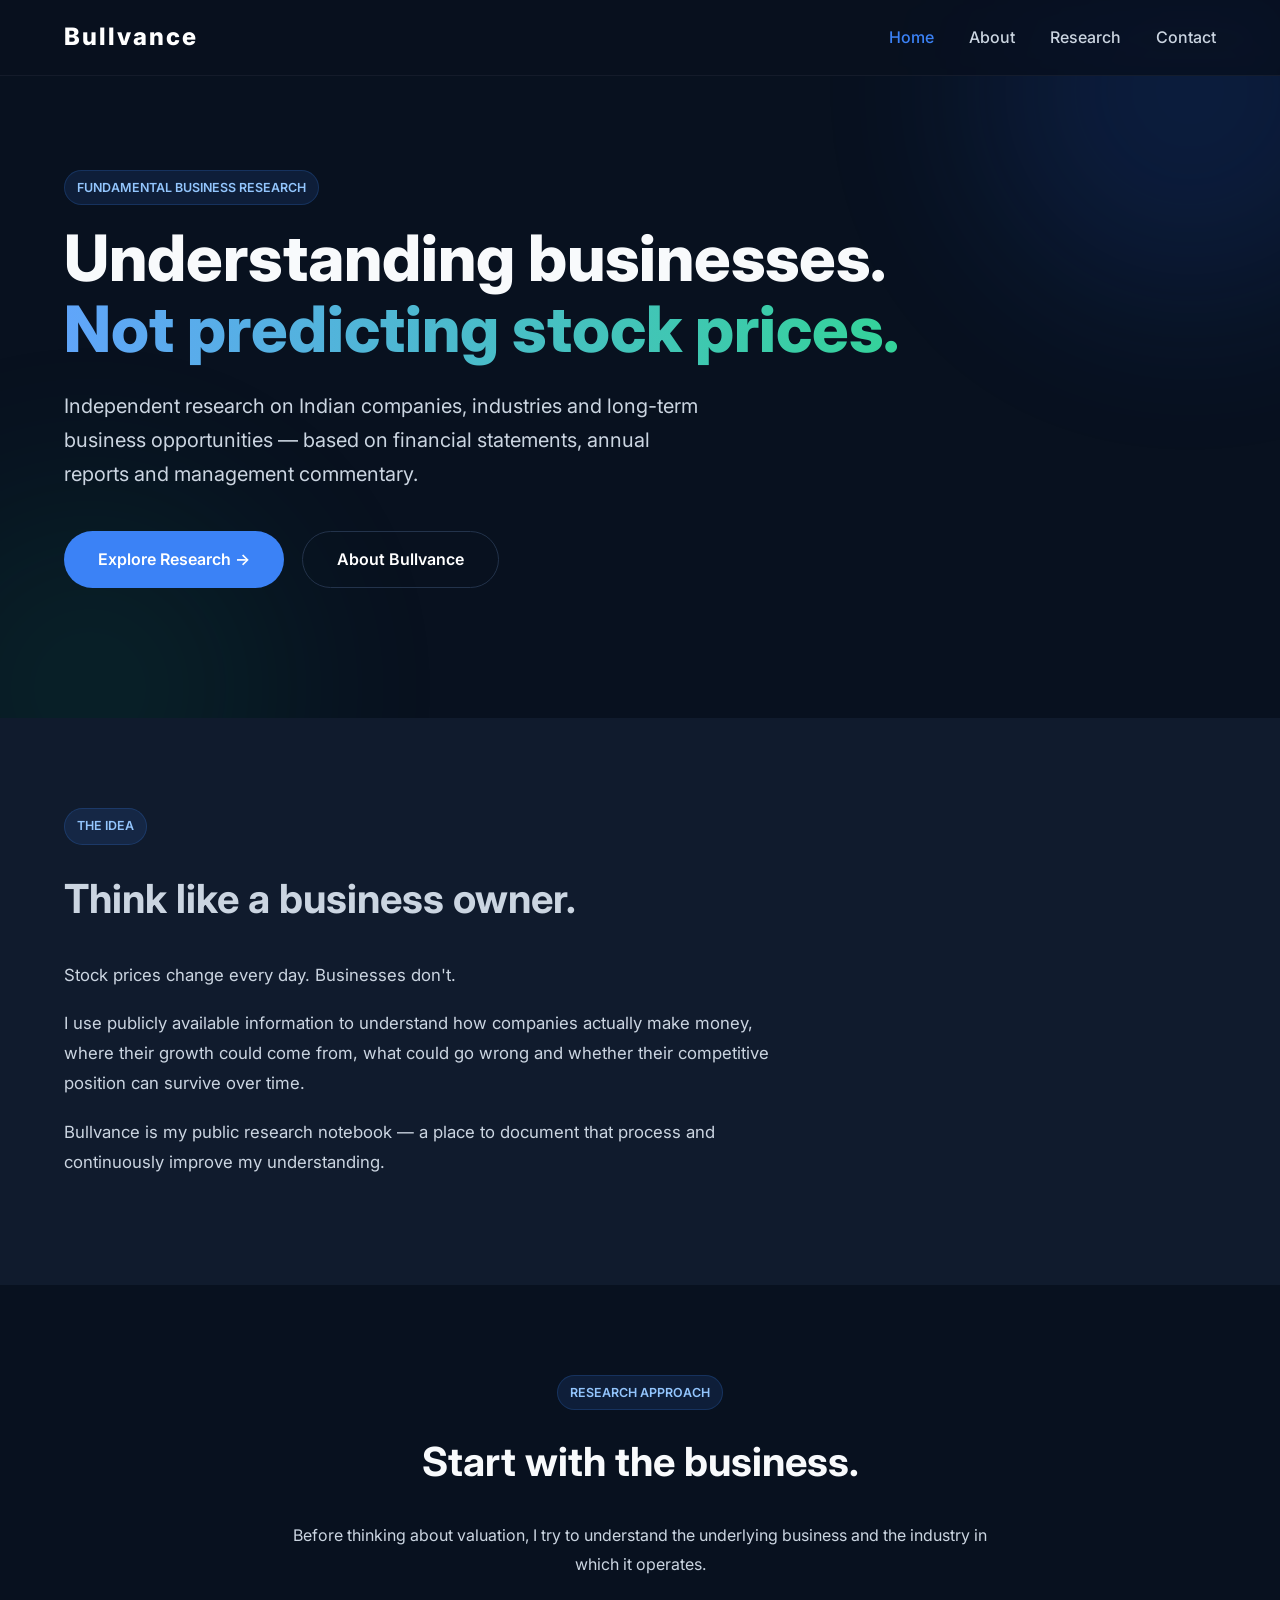
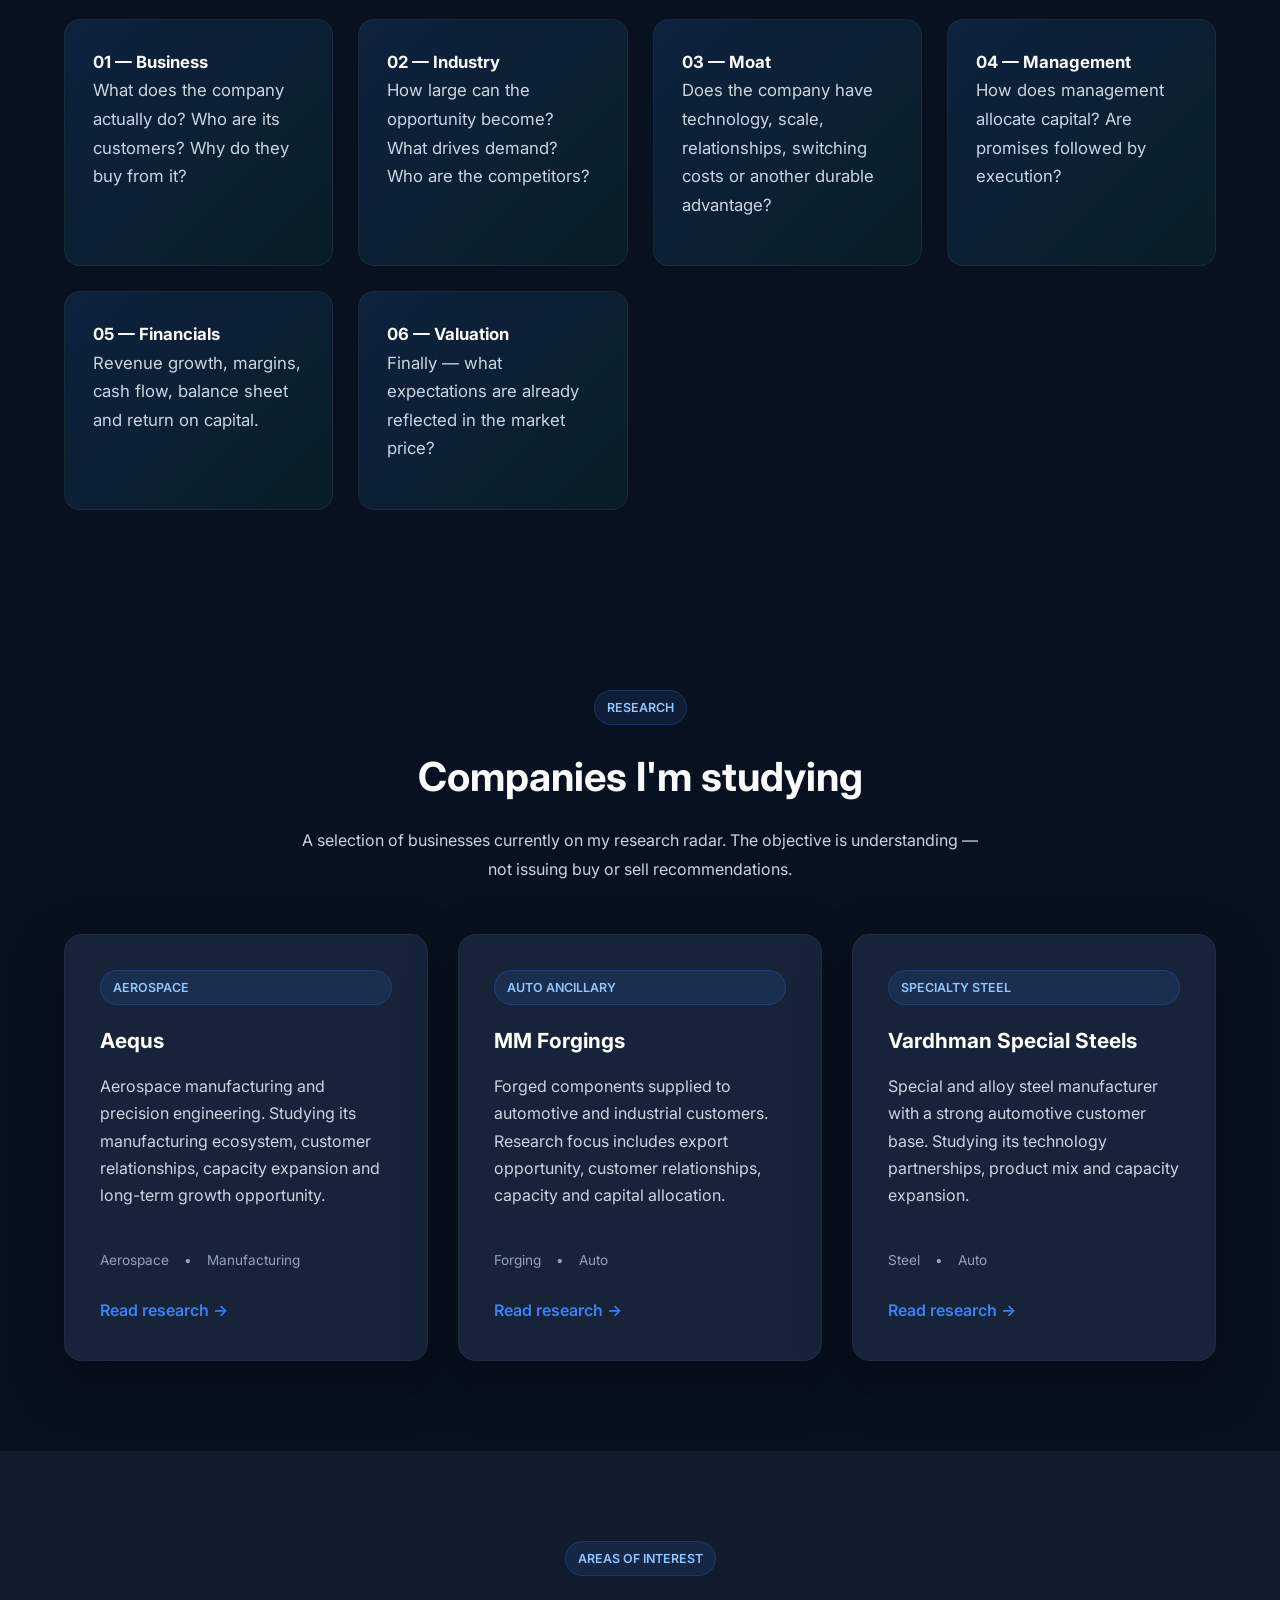
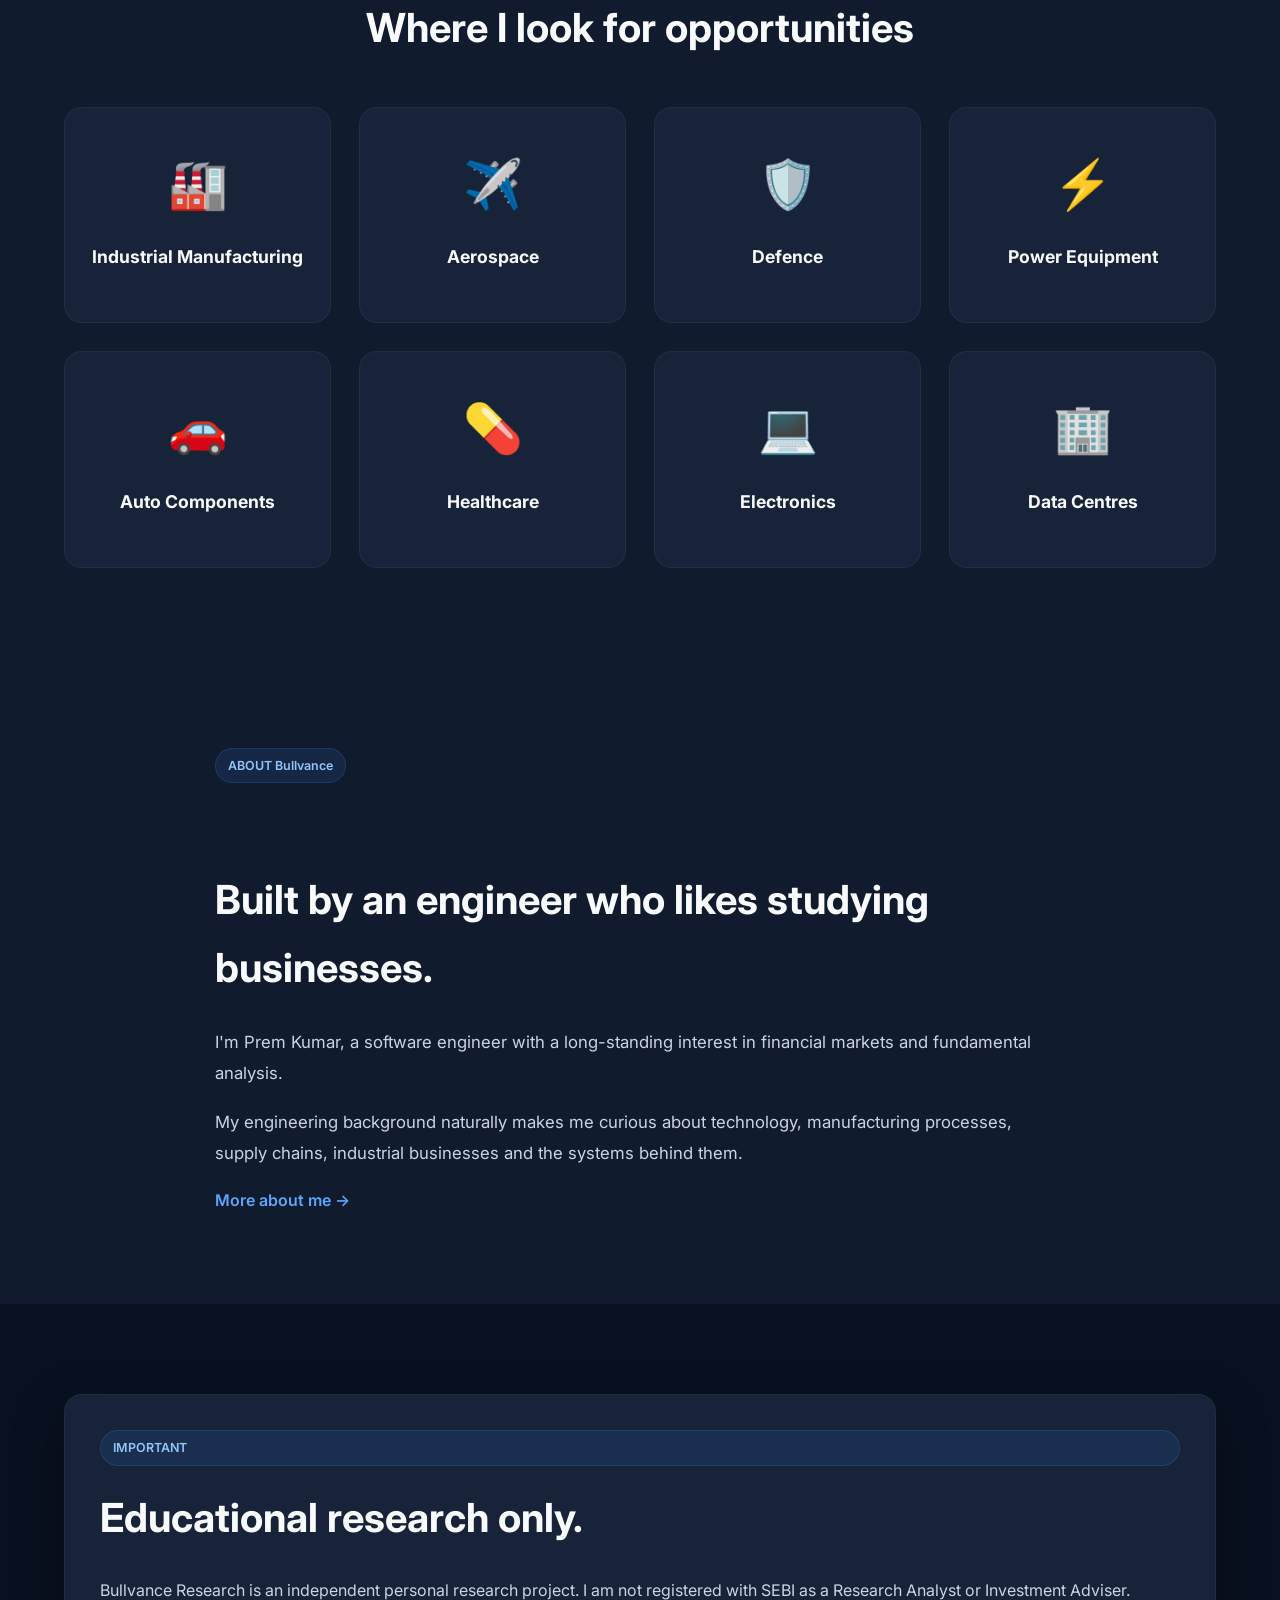
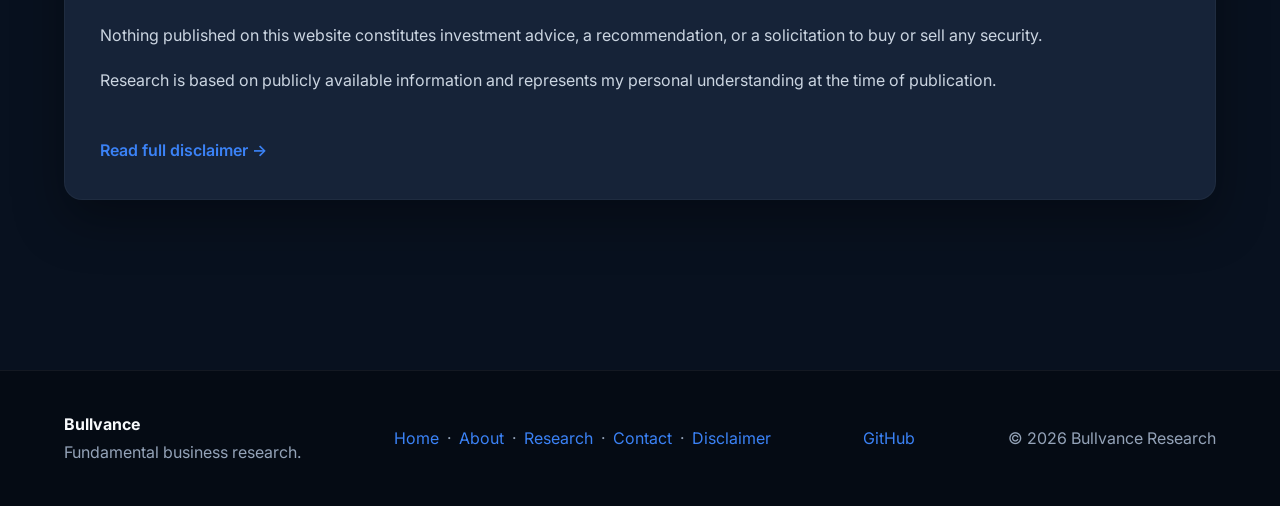
<file: index.html>
<!DOCTYPE html>
<html lang="en">

<head>

    <meta charset="UTF-8">

    <meta name="viewport" content="width=device-width, initial-scale=1.0">

    <title>Bullvance | Fundamental Business Research</title>

    <meta name="description"
        content="Bullvance Research — independent fundamental research on Indian businesses, industries and long-term growth opportunities.">

    <meta name="author" content="Prem Kumar">

    <link rel="stylesheet" href="assets/css/style.css">

</head>


<body>


<!-- =========================================================
     NAVIGATION
========================================================= -->

<header>

    <div class="container">

        <div class="logo">

            <a href="index.html">
                Bullvance
            </a>

        </div>


        <nav>

            <ul>

                <li>
                    <a href="index.html" class="active">
                        Home
                    </a>
                </li>

                <li>
                    <a href="about.html">
                        About
                    </a>
                </li>

                <li>
                    <a href="research.html">
                        Research
                    </a>
                </li>

                <li>
                    <a href="contact.html">
                        Contact
                    </a>
                </li>

            </ul>

        </nav>

    </div>

</header>



<!-- =========================================================
     HERO
========================================================= -->

<section class="hero">

    <div class="container">

        <div class="category">
            FUNDAMENTAL BUSINESS RESEARCH
        </div>


        <h1>

            Understanding businesses.

            <br>

            <span class="gradient-text">
                Not predicting stock prices.
            </span>

        </h1>


        <p>

            Independent research on Indian companies, industries
            and long-term business opportunities — based on
            financial statements, annual reports and management commentary.

        </p>


        <div class="buttons">

            <a href="research.html"
               class="btn primary">

                Explore Research →

            </a>


            <a href="about.html"
               class="btn secondary">

                About Bullvance

            </a>

        </div>

    </div>

</section>



<!-- =========================================================
     INTRODUCTION
========================================================= -->

<section class="about-preview">

    <div class="container">

        <div class="section-intro">

            <div class="category">
                THE IDEA
            </div>


            <h2>

                Think like a business owner.

            </h2>


            <p>

                Stock prices change every day.

                Businesses don't.

            </p>


            <p>

                I use publicly available information to understand
                how companies actually make money, where their growth
                could come from, what could go wrong and whether their
                competitive position can survive over time.

            </p>


            <p>

                Bullvance is my public research notebook — a place to
                document that process and continuously improve my
                understanding.

            </p>

        </div>

    </div>

</section>



<!-- =========================================================
     RESEARCH APPROACH
========================================================= -->

<section class="philosophy">

    <div class="container">

        <div class="text-center">

            <div class="category">
                RESEARCH APPROACH
            </div>

            <h2>
                Start with the business.
            </h2>

            <p class="section-intro"
               style="margin-left:auto;margin-right:auto;">

                Before thinking about valuation, I try to understand
                the underlying business and the industry in which it operates.

            </p>

        </div>


        <div class="quotes">


            <div>

                <strong>01 — Business</strong>

                <p>
                    What does the company actually do?
                    Who are its customers?
                    Why do they buy from it?
                </p>

            </div>


            <div>

                <strong>02 — Industry</strong>

                <p>
                    How large can the opportunity become?
                    What drives demand?
                    Who are the competitors?
                </p>

            </div>


            <div>

                <strong>03 — Moat</strong>

                <p>
                    Does the company have technology,
                    scale, relationships, switching costs
                    or another durable advantage?
                </p>

            </div>


            <div>

                <strong>04 — Management</strong>

                <p>
                    How does management allocate capital?
                    Are promises followed by execution?
                </p>

            </div>


            <div>

                <strong>05 — Financials</strong>

                <p>
                    Revenue growth, margins, cash flow,
                    balance sheet and return on capital.
                </p>

            </div>


            <div>

                <strong>06 — Valuation</strong>

                <p>
                    Finally — what expectations are already
                    reflected in the market price?
                </p>

            </div>


        </div>

    </div>

</section>



<!-- =========================================================
     FEATURED RESEARCH
========================================================= -->

<section class="featured">

    <div class="container">


        <div class="text-center">

            <div class="category">
                RESEARCH
            </div>

            <h2>
                Companies I'm studying
            </h2>

            <p class="section-intro"
               style="margin-left:auto;margin-right:auto;">

                A selection of businesses currently on my research
                radar. The objective is understanding — not issuing
                buy or sell recommendations.

            </p>

        </div>


        <div class="cards">


            <!-- AEQUS -->

            <article class="card">

                <span class="category">
                    AEROSPACE
                </span>


                <h3>
                    Aequs
                </h3>


                <p>

                    Aerospace manufacturing and precision engineering.
                    Studying its manufacturing ecosystem, customer
                    relationships, capacity expansion and long-term
                    growth opportunity.

                </p>


                <div class="research-meta">

                    <span>
                        Aerospace
                    </span>

                    <span>
                        •
                    </span>

                    <span>
                        Manufacturing
                    </span>

                </div>


                <a href="research/aequs.html"
                   class="link-arrow">

                    Read research
                    →
                    
                </a>

            </article>



            <!-- MM FORGINGS -->

            <article class="card">

                <span class="category">
                    AUTO ANCILLARY
                </span>


                <h3>
                    MM Forgings
                </h3>


                <p>

                    Forged components supplied to automotive and
                    industrial customers. Research focus includes
                    export opportunity, customer relationships,
                    capacity and capital allocation.

                </p>


                <div class="research-meta">

                    <span>
                        Forging
                    </span>

                    <span>
                        •
                    </span>

                    <span>
                        Auto
                    </span>

                </div>


                <a href="research/mm-forgings.html"
                   class="link-arrow">

                    Read research
                    →

                </a>

            </article>



            <!-- VARDHMAN -->

            <article class="card">

                <span class="category">
                    SPECIALTY STEEL
                </span>


                <h3>
                    Vardhman Special Steels
                </h3>


                <p>

                    Special and alloy steel manufacturer with a
                    strong automotive customer base. Studying its
                    technology partnerships, product mix and
                    capacity expansion.

                </p>


                <div class="research-meta">

                    <span>
                        Steel
                    </span>

                    <span>
                        •
                    </span>

                    <span>
                        Auto
                    </span>

                </div>


                <a href="research/vardhman-special-steels.html"
                   class="link-arrow">

                    Read research
                    →

                </a>

            </article>


        </div>

    </div>

</section>



<!-- =========================================================
     AREAS OF RESEARCH
========================================================= -->

<section class="sectors">

    <div class="container">


        <div class="text-center">

            <div class="category">
                AREAS OF INTEREST
            </div>

            <h2>
                Where I look for opportunities
            </h2>

        </div>


        <div class="sector-grid">


            <div class="sector">

                🏭

                <h3>
                    Industrial Manufacturing
                </h3>

            </div>


            <div class="sector">

                ✈️

                <h3>
                    Aerospace
                </h3>

            </div>


            <div class="sector">

                🛡️

                <h3>
                    Defence
                </h3>

            </div>


            <div class="sector">

                ⚡

                <h3>
                    Power Equipment
                </h3>

            </div>


            <div class="sector">

                🚗

                <h3>
                    Auto Components
                </h3>

            </div>


            <div class="sector">

                💊

                <h3>
                    Healthcare
                </h3>

            </div>


            <div class="sector">

                💻

                <h3>
                    Electronics
                </h3>

            </div>


            <div class="sector">

                🏢

                <h3>
                    Data Centres
                </h3>

            </div>


        </div>

    </div>

</section>



<!-- =========================================================
     ABOUT / PERSONAL
========================================================= -->

<section class="about-preview">

    <div class="container">

        <div class="article">


            <div class="category">
                ABOUT Bullvance
            </div>


            <h2>
                Built by an engineer who likes studying businesses.
            </h2>


            <p>

                I'm Prem Kumar, a software engineer with a long-standing
                interest in financial markets and fundamental analysis.

            </p>


            <p>

                My engineering background naturally makes me curious
                about technology, manufacturing processes, supply chains,
                industrial businesses and the systems behind them.

            </p>


            <a href="about.html"
               class="link-arrow">

                More about me
                →

            </a>

        </div>

    </div>

</section>



<!-- =========================================================
     DISCLAIMER
========================================================= -->

<section class="disclaimer-home">

    <div class="container">


        <div class="card">


            <div class="category">
                IMPORTANT
            </div>


            <h2>
                Educational research only.
            </h2>


            <p>

                Bullvance Research is an independent personal research
                project. I am not registered with SEBI as a Research
                Analyst or Investment Adviser.

            </p>


            <p>

                Nothing published on this website constitutes investment
                advice, a recommendation, or a solicitation to buy or
                sell any security.

            </p>


            <p>

                Research is based on publicly available information and
                represents my personal understanding at the time of
                publication.

            </p>


            <a href="disclaimer.html"
               class="link-arrow">

                Read full disclaimer
                →

            </a>


        </div>

    </div>

</section>



<!-- =========================================================
     FOOTER
========================================================= -->

<footer>

    <div class="container">


        <div>

            <strong>
                Bullvance
            </strong>

            <p>
                Fundamental business research.
            </p>

        </div>


        <div>

            <p>

                <a href="index.html">
                    Home
                </a>

                &nbsp;·&nbsp;

                <a href="about.html">
                    About
                </a>

                &nbsp;·&nbsp;

                <a href="research.html">
                    Research
                </a>

                &nbsp;·&nbsp;

                <a href="contact.html">
                    Contact
                </a>

                &nbsp;·&nbsp;

                <a href="disclaimer.html">
                    Disclaimer
                </a>

            </p>

        </div>


        <div>

            <p>

                <a href="https://github.com/xlerator"
                   target="_blank"
                   rel="noopener noreferrer">

                    GitHub

                </a>

            </p>

        </div>


        <div>

            <p>

                © <span data-current-year>2026</span>
                Bullvance Research

            </p>

        </div>


    </div>

</footer>



<script src="assets/js/app.js"></script>


</body>

</html>
</file>
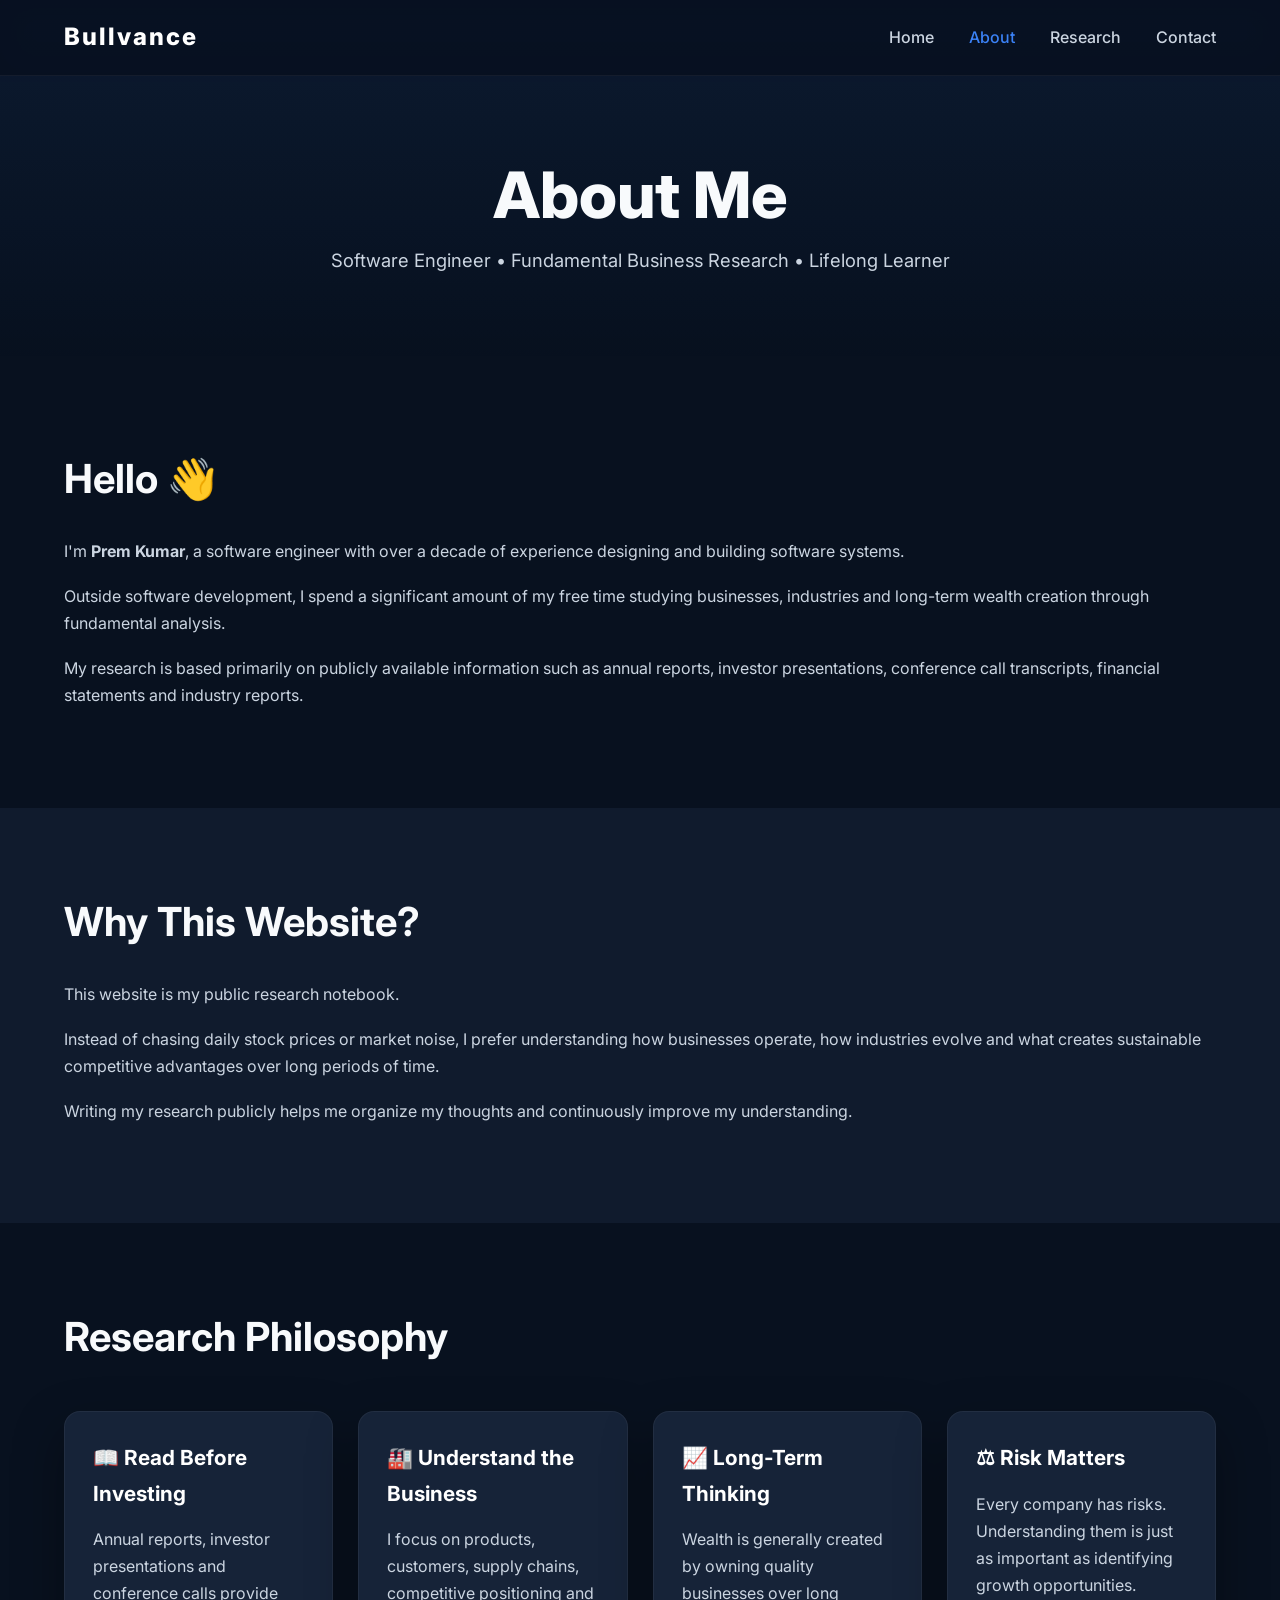
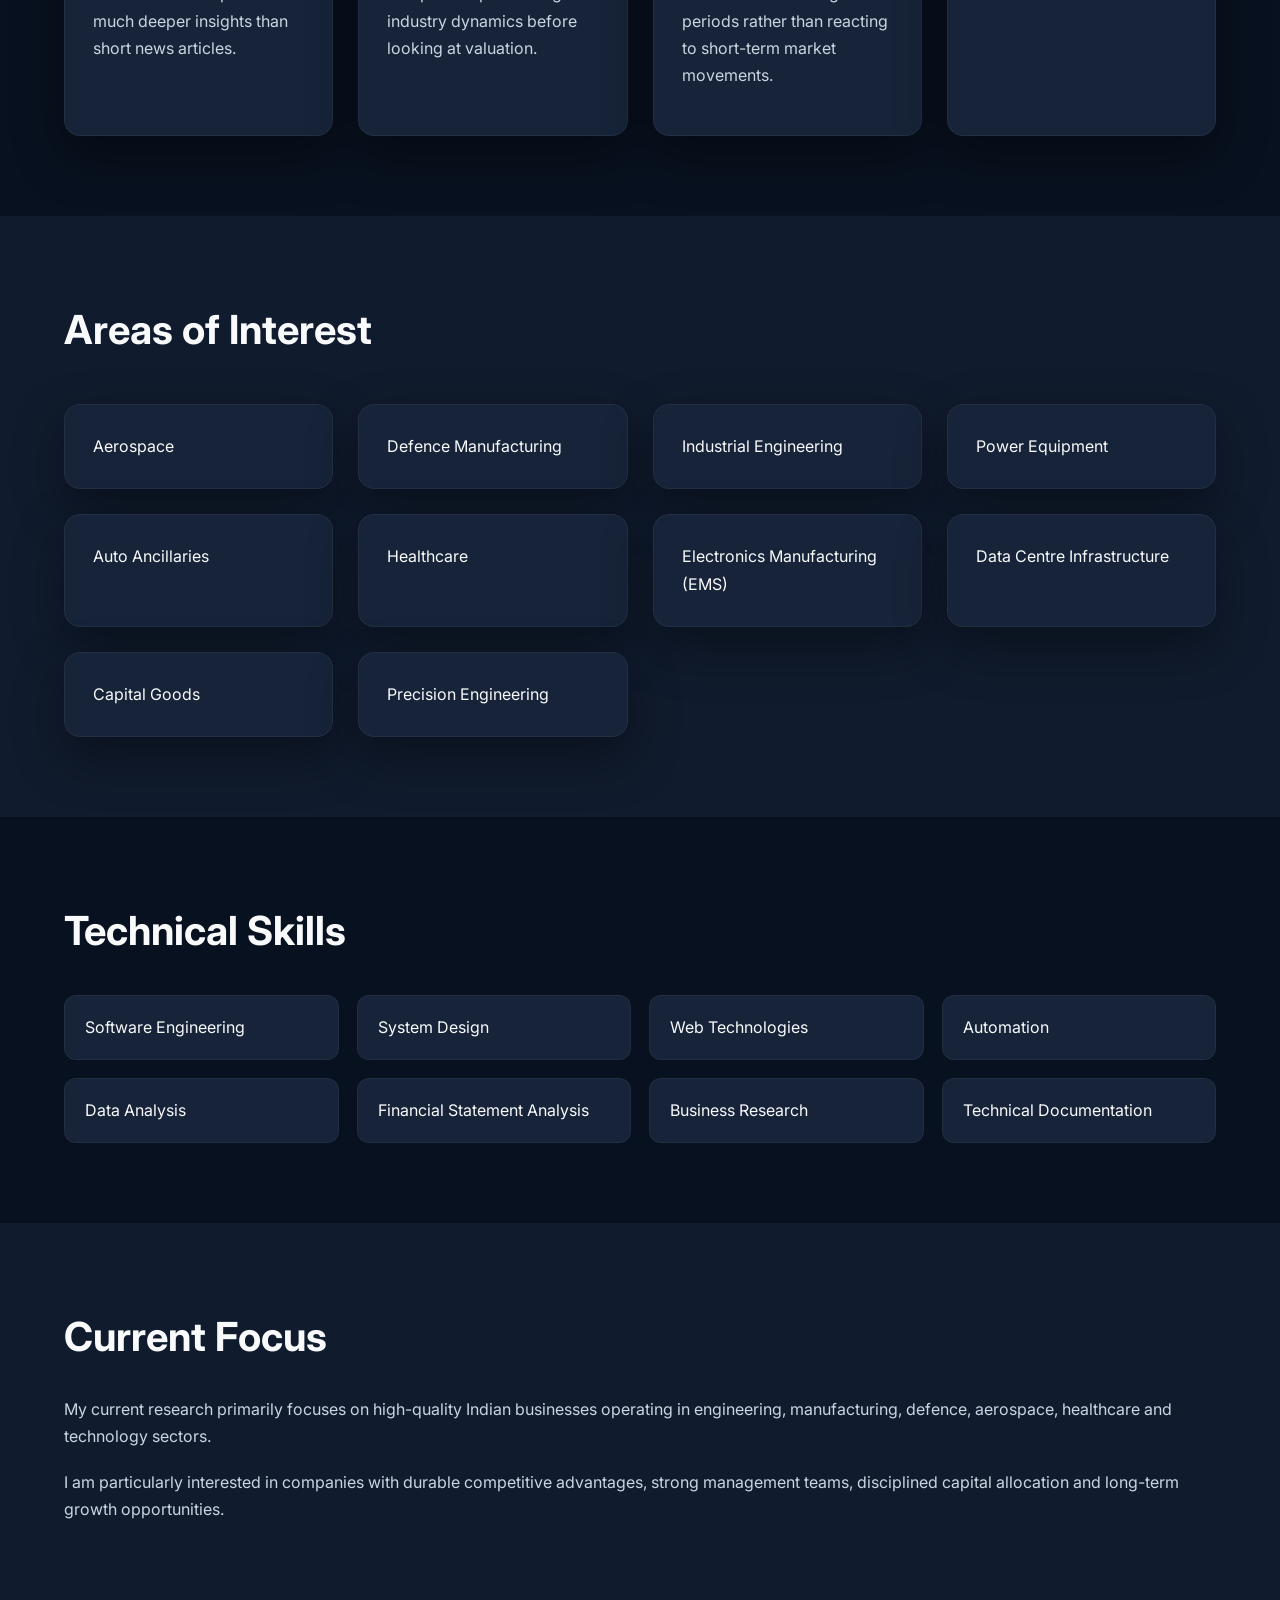
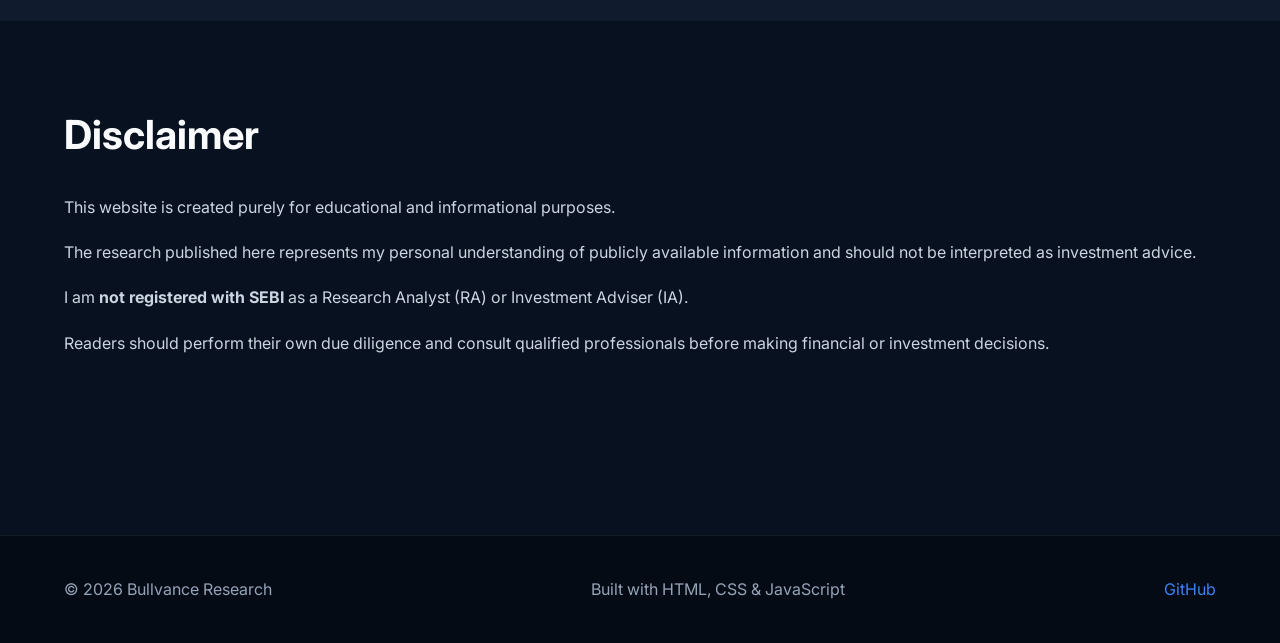
<file: about.html>
<!DOCTYPE html>
<html lang="en">

<head>
    <meta charset="UTF-8">
    <meta name="viewport" content="width=device-width, initial-scale=1.0">

    <title>About | Bullvance Research</title>

    <meta name="description"
        content="About Prem Kumar - Software Engineer and Fundamental Business Research Enthusiast">

    <link rel="stylesheet" href="assets/css/style.css">
</head>

<body>

<header>

    <div class="container">

        <div class="logo">
            <a href="index.html">Bullvance</a>
        </div>

        <nav>
            <ul>
                <li><a href="index.html">Home</a></li>
                <li><a href="about.html" class="active">About</a></li>
                <li><a href="research.html">Research</a></li>
                <li><a href="contact.html">Contact</a></li>
            </ul>
        </nav>

    </div>

</header>

<section class="page-header">

    <div class="container">

        <h1>About Me</h1>

        <p>
            Software Engineer • Fundamental Business Research • Lifelong Learner
        </p>

    </div>

</section>

<section class="about-section">

    <div class="container">

        <h2>Hello 👋</h2>

        <p>
            I'm <strong>Prem Kumar</strong>, a software engineer with over a decade of experience
            designing and building software systems.
        </p>

        <p>
            Outside software development, I spend a significant amount of my free time studying
            businesses, industries and long-term wealth creation through fundamental analysis.
        </p>

        <p>
            My research is based primarily on publicly available information such as annual reports,
            investor presentations, conference call transcripts, financial statements and industry
            reports.
        </p>

    </div>

</section>

<section class="about-section alt">

    <div class="container">

        <h2>Why This Website?</h2>

        <p>
            This website is my public research notebook.
        </p>

        <p>
            Instead of chasing daily stock prices or market noise, I prefer understanding how
            businesses operate, how industries evolve and what creates sustainable competitive
            advantages over long periods of time.
        </p>

        <p>
            Writing my research publicly helps me organize my thoughts and continuously improve my
            understanding.
        </p>

    </div>

</section>

<section class="about-section">

    <div class="container">

        <h2>Research Philosophy</h2>

        <div class="grid">

            <div class="card">
                <h3>📖 Read Before Investing</h3>
                <p>
                    Annual reports, investor presentations and conference calls provide much deeper
                    insights than short news articles.
                </p>
            </div>

            <div class="card">
                <h3>🏭 Understand the Business</h3>
                <p>
                    I focus on products, customers, supply chains, competitive positioning and industry
                    dynamics before looking at valuation.
                </p>
            </div>

            <div class="card">
                <h3>📈 Long-Term Thinking</h3>
                <p>
                    Wealth is generally created by owning quality businesses over long periods rather
                    than reacting to short-term market movements.
                </p>
            </div>

            <div class="card">
                <h3>⚖ Risk Matters</h3>
                <p>
                    Every company has risks. Understanding them is just as important as identifying
                    growth opportunities.
                </p>
            </div>

        </div>

    </div>

</section>

<section class="about-section alt">

    <div class="container">

        <h2>Areas of Interest</h2>

        <div class="grid">

            <div class="card">Aerospace</div>

            <div class="card">Defence Manufacturing</div>

            <div class="card">Industrial Engineering</div>

            <div class="card">Power Equipment</div>

            <div class="card">Auto Ancillaries</div>

            <div class="card">Healthcare</div>

            <div class="card">Electronics Manufacturing (EMS)</div>

            <div class="card">Data Centre Infrastructure</div>

            <div class="card">Capital Goods</div>

            <div class="card">Precision Engineering</div>

        </div>

    </div>

</section>

<section class="about-section">

    <div class="container">

        <h2>Technical Skills</h2>

        <ul class="skills">

            <li>Software Engineering</li>

            <li>System Design</li>

            <li>Web Technologies</li>

            <li>Automation</li>

            <li>Data Analysis</li>

            <li>Financial Statement Analysis</li>

            <li>Business Research</li>

            <li>Technical Documentation</li>

        </ul>

    </div>

</section>

<section class="about-section alt">

    <div class="container">

        <h2>Current Focus</h2>

        <p>
            My current research primarily focuses on high-quality Indian businesses operating in
            engineering, manufacturing, defence, aerospace, healthcare and technology sectors.
        </p>

        <p>
            I am particularly interested in companies with durable competitive advantages, strong
            management teams, disciplined capital allocation and long-term growth opportunities.
        </p>

    </div>

</section>

<section class="about-section">

    <div class="container">

        <h2>Disclaimer</h2>

        <p>
            This website is created purely for educational and informational purposes.
        </p>

        <p>
            The research published here represents my personal understanding of publicly available
            information and should not be interpreted as investment advice.
        </p>

        <p>
            I am <strong>not registered with SEBI</strong> as a Research Analyst (RA) or Investment
            Adviser (IA).
        </p>

        <p>
            Readers should perform their own due diligence and consult qualified professionals before
            making financial or investment decisions.
        </p>

    </div>

</section>

<footer>

    <div class="container">

        <p>
            © 2026 Bullvance Research
        </p>

        <p>
            Built with HTML, CSS & JavaScript
        </p>

        <p>
            <a href="https://github.com/xlerator" target="_blank">
                GitHub
            </a>
        </p>

    </div>

</footer>

<script src="assets/js/app.js"></script>

</body>

</html>
</file>
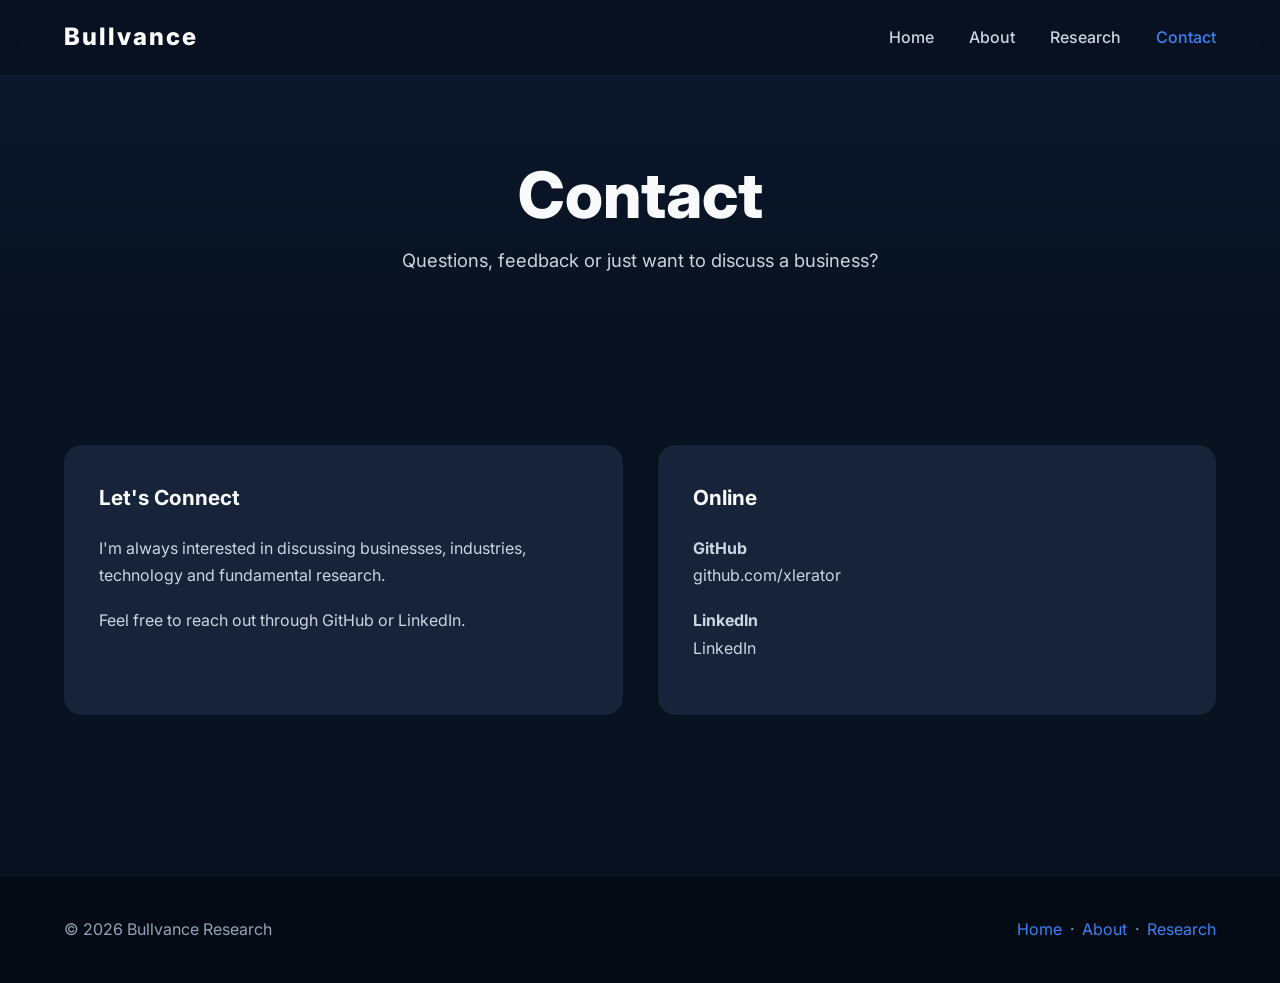
<file: contact.html>
<!DOCTYPE html>
<html lang="en">

<head>
    <meta charset="UTF-8">
    <meta name="viewport" content="width=device-width, initial-scale=1.0">

    <title>Contact | Bullvance Research</title>

    <meta name="description"
        content="Contact Bullvance Research for questions, feedback and research discussions.">

    <link rel="stylesheet" href="assets/css/style.css">
</head>

<body>

<header>

    <div class="container">

        <div class="logo">
            <a href="index.html">Bullvance</a>
        </div>

        <nav>
            <ul>
                <li><a href="index.html">Home</a></li>
                <li><a href="about.html">About</a></li>
                <li><a href="research.html">Research</a></li>
                <li><a href="contact.html" class="active">Contact</a></li>
            </ul>
        </nav>

    </div>

</header>


<section class="page-header">

    <div class="container">

        <h1>Contact</h1>

        <p>
            Questions, feedback or just want to discuss a business?
        </p>

    </div>

</section>


<section class="about-section">

    <div class="container">

        <div class="contact-grid">

            <div class="contact-card">

                <h3>Let's Connect</h3>

                <p>
                    I'm always interested in discussing businesses,
                    industries, technology and fundamental research.
                </p>

                <p>
                    Feel free to reach out through GitHub or LinkedIn.
                </p>

            </div>


            <div class="contact-card">

                <h3>Online</h3>

                <p>
                    <strong>GitHub</strong><br>
                    <a href="https://github.com/xlerator"
                       target="_blank"
                       rel="noopener noreferrer">
                        github.com/xlerator
                    </a>
                </p>

                <p>
                    <strong>LinkedIn</strong><br>
                    <a href="#"
                       aria-label="LinkedIn profile">
                        LinkedIn
                    </a>
                </p>

            </div>

        </div>

    </div>

</section>


<footer>

    <div class="container">

        <p>
            © <span data-current-year>2026</span> Bullvance Research
        </p>

        <p>
            <a href="index.html">Home</a>
            &nbsp;·&nbsp;
            <a href="about.html">About</a>
            &nbsp;·&nbsp;
            <a href="research.html">Research</a>
        </p>

    </div>

</footer>


<script src="assets/js/app.js"></script>

</body>

</html>
</file>
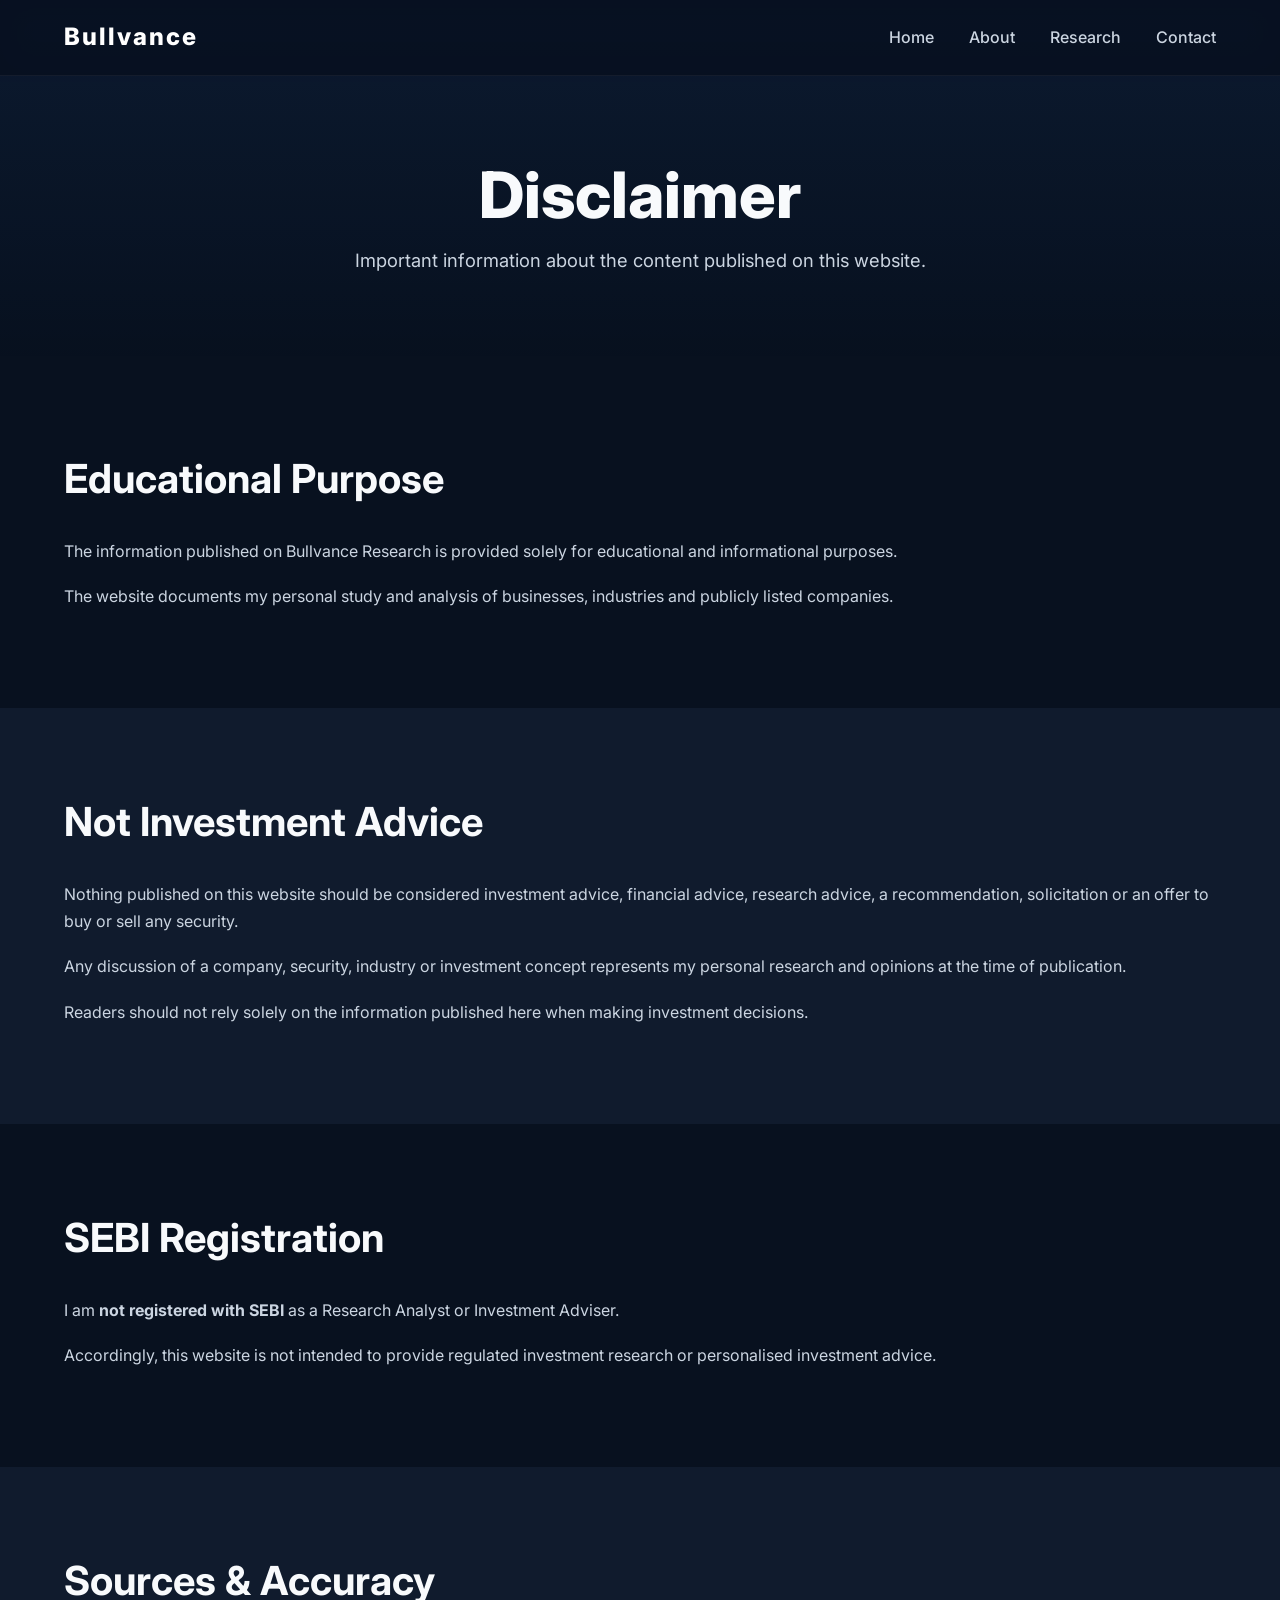
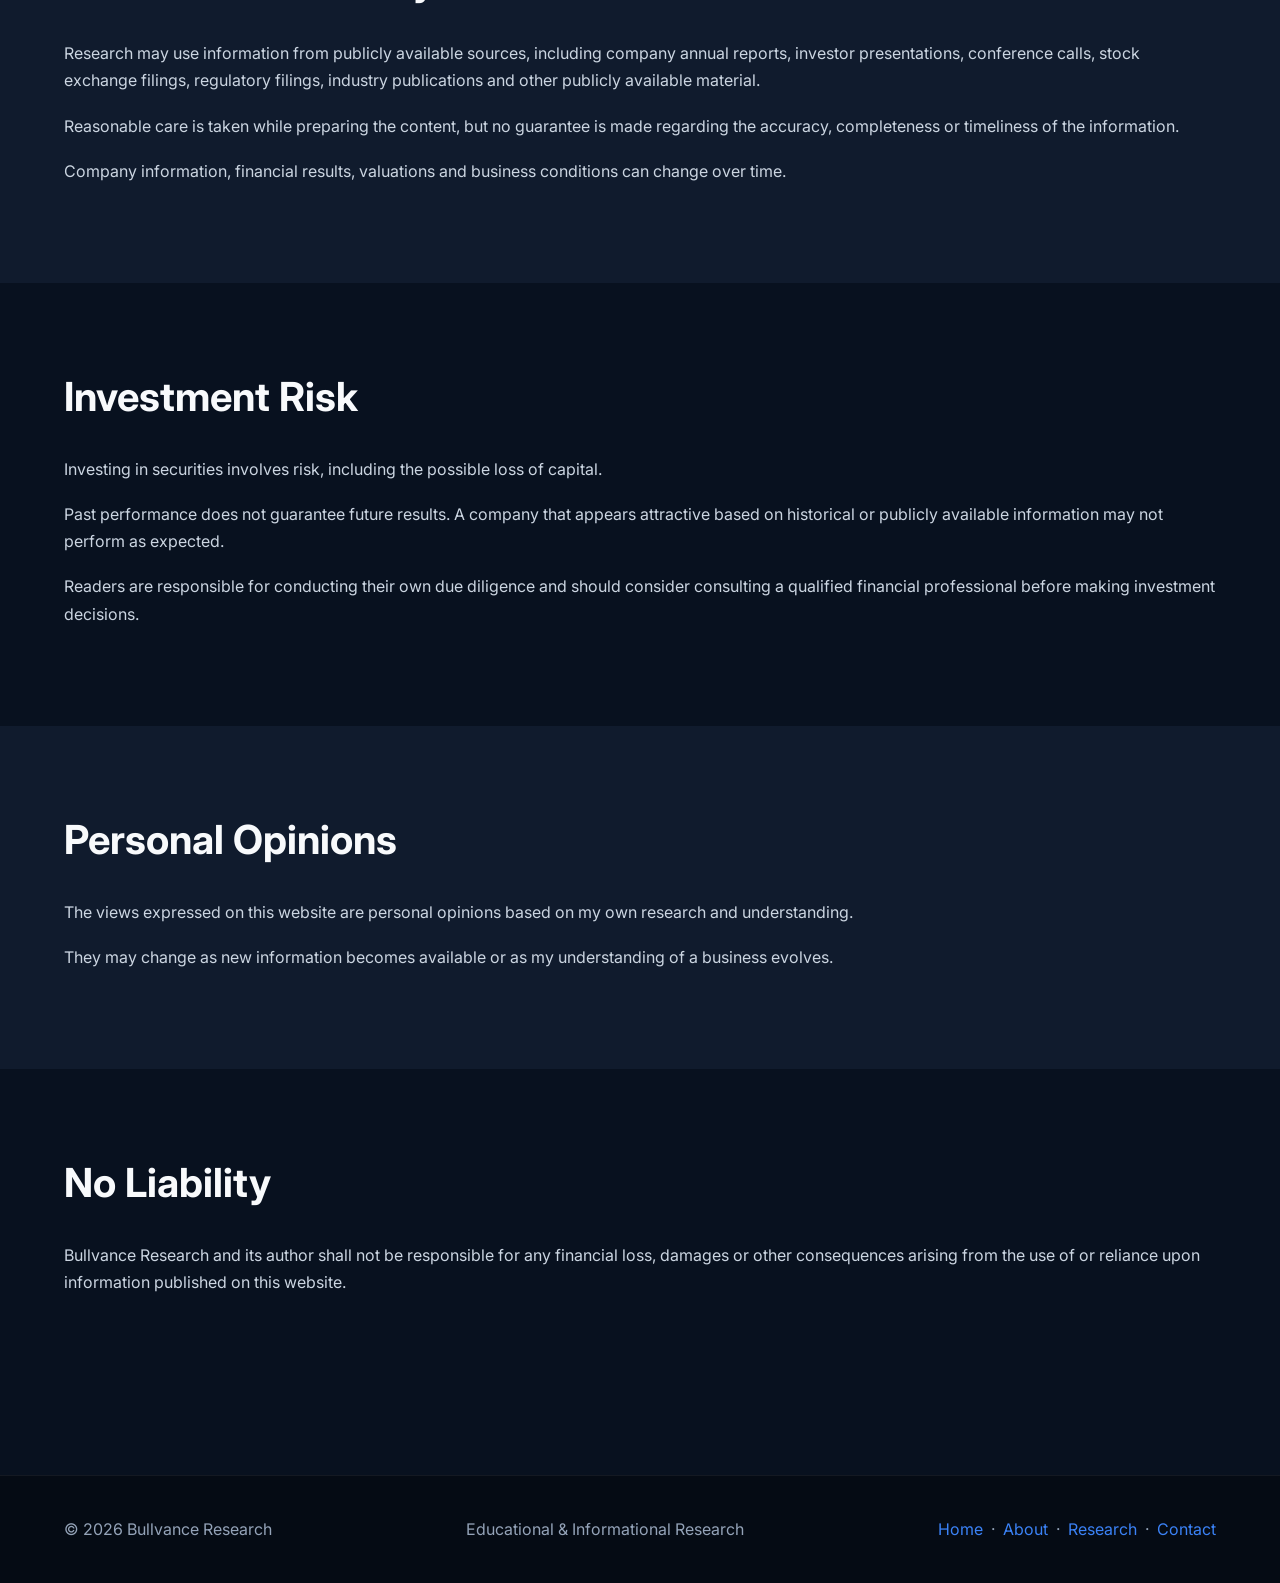
<file: disclaimer.html>
<!DOCTYPE html>
<html lang="en">

<head>
    <meta charset="UTF-8">
    <meta name="viewport" content="width=device-width, initial-scale=1.0">

    <title>Disclaimer | Bullvance Research</title>

    <meta name="description"
        content="Disclaimer for Bullvance Research. Educational and informational content only.">

    <link rel="stylesheet" href="assets/css/style.css">
</head>

<body>

<header>

    <div class="container">

        <div class="logo">
            <a href="index.html">Bullvance</a>
        </div>

        <nav>
            <ul>
                <li><a href="index.html">Home</a></li>
                <li><a href="about.html">About</a></li>
                <li><a href="research.html">Research</a></li>
                <li><a href="contact.html">Contact</a></li>
            </ul>
        </nav>

    </div>

</header>


<section class="page-header">

    <div class="container">

        <h1>Disclaimer</h1>

        <p>
            Important information about the content published on this website.
        </p>

    </div>

</section>


<section class="about-section">

    <div class="container">

        <h2>Educational Purpose</h2>

        <p>
            The information published on Bullvance Research is provided solely
            for educational and informational purposes.
        </p>

        <p>
            The website documents my personal study and analysis of businesses,
            industries and publicly listed companies.
        </p>

    </div>

</section>


<section class="about-section alt">

    <div class="container">

        <h2>Not Investment Advice</h2>

        <p>
            Nothing published on this website should be considered investment
            advice, financial advice, research advice, a recommendation,
            solicitation or an offer to buy or sell any security.
        </p>

        <p>
            Any discussion of a company, security, industry or investment
            concept represents my personal research and opinions at the time
            of publication.
        </p>

        <p>
            Readers should not rely solely on the information published here
            when making investment decisions.
        </p>

    </div>

</section>


<section class="about-section">

    <div class="container">

        <h2>SEBI Registration</h2>

        <p>
            I am <strong>not registered with SEBI</strong> as a Research
            Analyst or Investment Adviser.
        </p>

        <p>
            Accordingly, this website is not intended to provide regulated
            investment research or personalised investment advice.
        </p>

    </div>

</section>


<section class="about-section alt">

    <div class="container">

        <h2>Sources &amp; Accuracy</h2>

        <p>
            Research may use information from publicly available sources,
            including company annual reports, investor presentations,
            conference calls, stock exchange filings, regulatory filings,
            industry publications and other publicly available material.
        </p>

        <p>
            Reasonable care is taken while preparing the content, but no
            guarantee is made regarding the accuracy, completeness or
            timeliness of the information.
        </p>

        <p>
            Company information, financial results, valuations and business
            conditions can change over time.
        </p>

    </div>

</section>


<section class="about-section">

    <div class="container">

        <h2>Investment Risk</h2>

        <p>
            Investing in securities involves risk, including the possible loss
            of capital.
        </p>

        <p>
            Past performance does not guarantee future results. A company that
            appears attractive based on historical or publicly available
            information may not perform as expected.
        </p>

        <p>
            Readers are responsible for conducting their own due diligence and
            should consider consulting a qualified financial professional
            before making investment decisions.
        </p>

    </div>

</section>


<section class="about-section alt">

    <div class="container">

        <h2>Personal Opinions</h2>

        <p>
            The views expressed on this website are personal opinions based on
            my own research and understanding.
        </p>

        <p>
            They may change as new information becomes available or as my
            understanding of a business evolves.
        </p>

    </div>

</section>


<section class="about-section">

    <div class="container">

        <h2>No Liability</h2>

        <p>
            Bullvance Research and its author shall not be responsible for any
            financial loss, damages or other consequences arising from the use
            of or reliance upon information published on this website.
        </p>

    </div>

</section>


<footer>

    <div class="container">

        <p>
            © <span data-current-year>2026</span> Bullvance Research
        </p>

        <p>
            Educational &amp; Informational Research
        </p>

        <p>
            <a href="index.html">Home</a>
            &nbsp;·&nbsp;
            <a href="about.html">About</a>
            &nbsp;·&nbsp;
            <a href="research.html">Research</a>
            &nbsp;·&nbsp;
            <a href="contact.html">Contact</a>
        </p>

    </div>

</footer>


<script src="assets/js/app.js"></script>

</body>

</html>
</file>
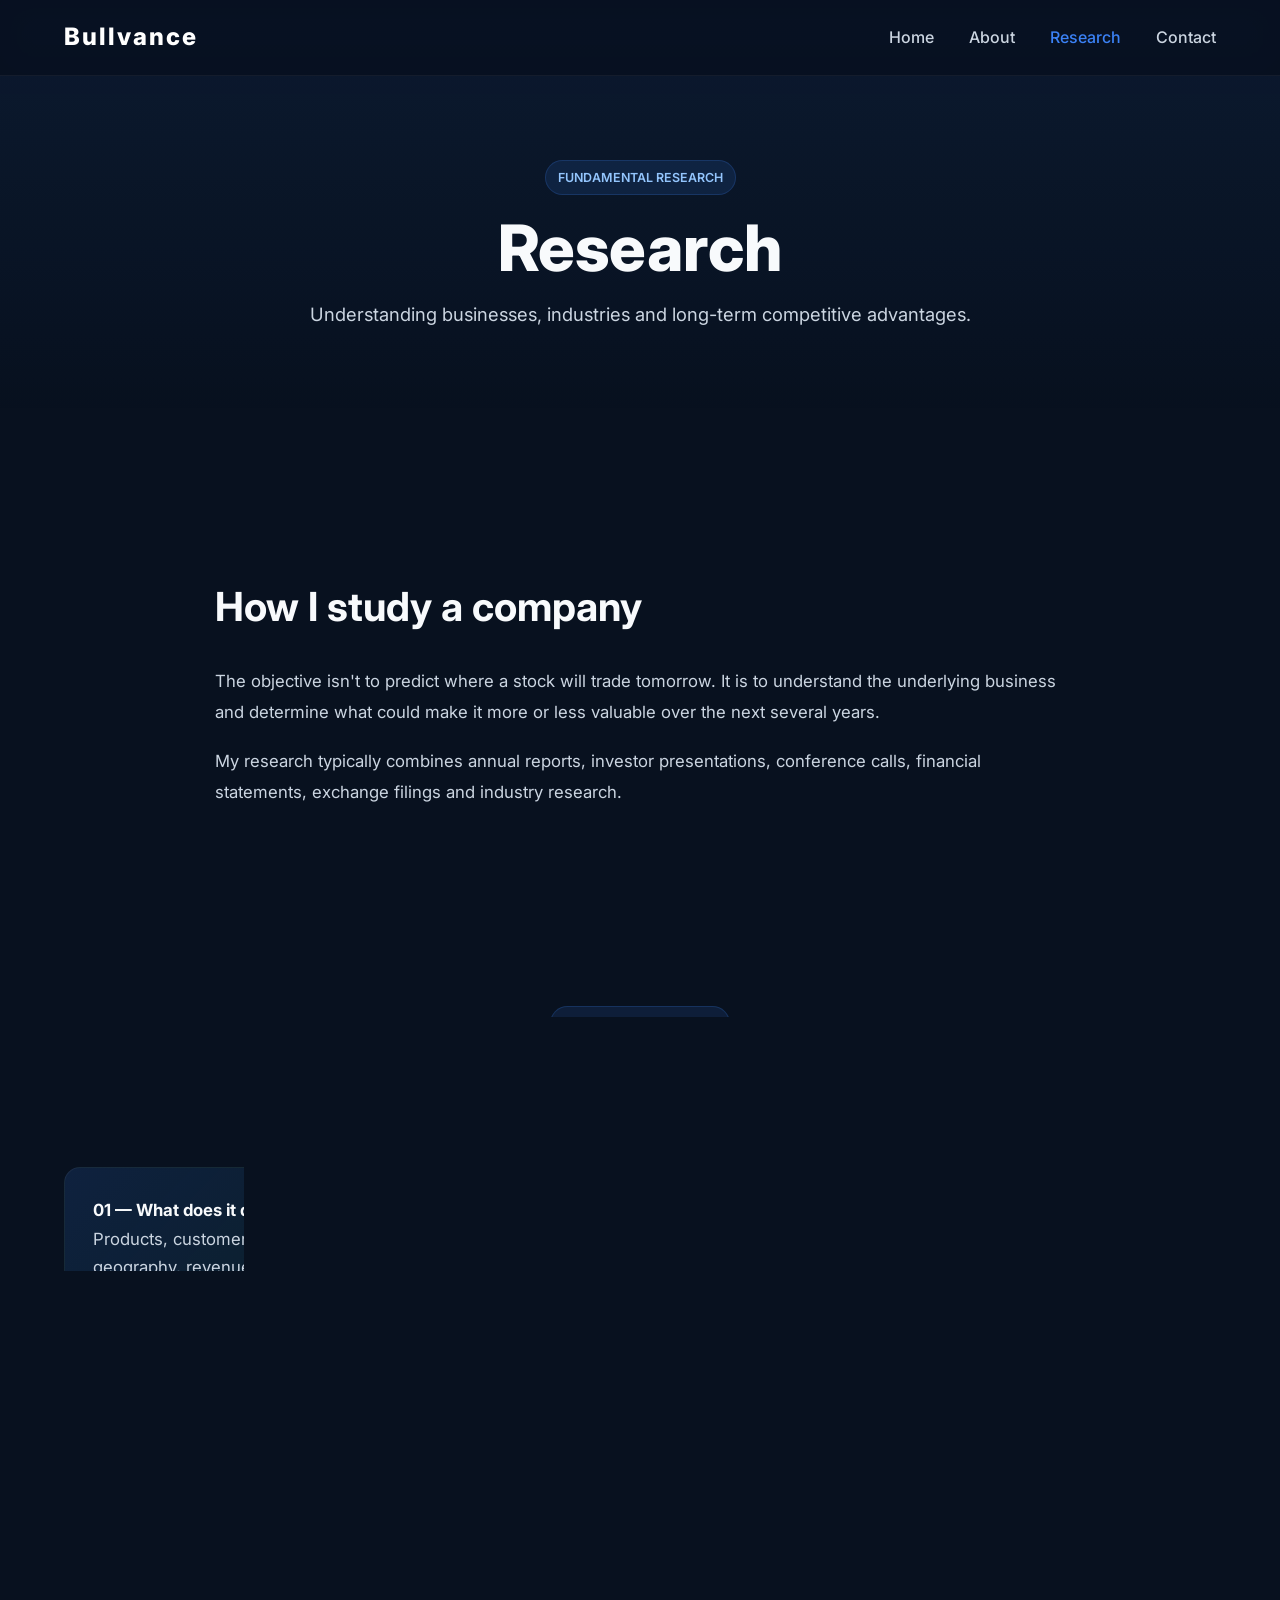
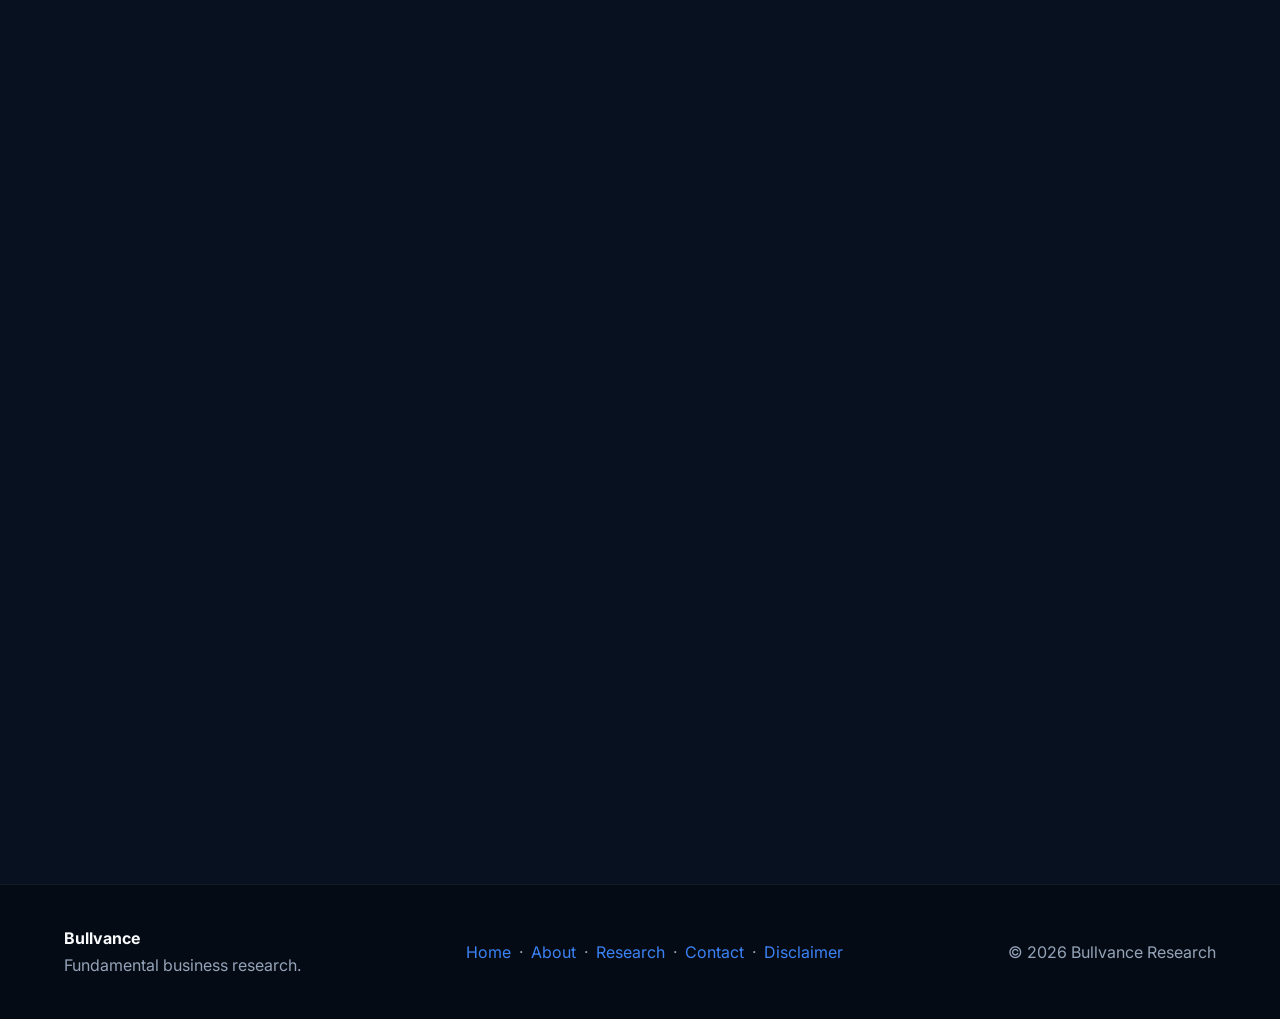
<file: research.html>
<!DOCTYPE html>
<html lang="en">

<head>

    <meta charset="UTF-8">

    <meta name="viewport" content="width=device-width, initial-scale=1.0">

    <title>Research | Bullvance Research</title>

    <meta name="description"
        content="Fundamental business research on Indian companies, industries, competitive advantages, financials and long-term growth opportunities.">

    <meta name="author" content="Prem Kumar">

    <link rel="stylesheet" href="assets/css/style.css">

</head>


<body>


<!-- =========================================================
     HEADER
========================================================= -->

<header>

    <div class="container">

        <div class="logo">

            <a href="index.html">
                Bullvance
            </a>

        </div>


        <nav>

            <ul>

                <li>
                    <a href="index.html">
                        Home
                    </a>
                </li>

                <li>
                    <a href="about.html">
                        About
                    </a>
                </li>

                <li>
                    <a href="research.html"
                       class="active">
                        Research
                    </a>
                </li>

                <li>
                    <a href="contact.html">
                        Contact
                    </a>
                </li>

            </ul>

        </nav>

    </div>

</header>



<!-- =========================================================
     PAGE HEADER
========================================================= -->

<section class="page-header">

    <div class="container">

        <div class="category">
            FUNDAMENTAL RESEARCH
        </div>

        <h1>
            Research
        </h1>

        <p>

            Understanding businesses, industries and
            long-term competitive advantages.

        </p>

    </div>

</section>



<!-- =========================================================
     RESEARCH INTRO
========================================================= -->

<section>

    <div class="container">

        <div class="article">

            <h2>
                How I study a company
            </h2>

            <p>

                The objective isn't to predict where a stock will
                trade tomorrow. It is to understand the underlying
                business and determine what could make it more or
                less valuable over the next several years.

            </p>

            <p>

                My research typically combines annual reports,
                investor presentations, conference calls, financial
                statements, exchange filings and industry research.

            </p>

        </div>

    </div>

</section>



<!-- =========================================================
     RESEARCH FRAMEWORK
========================================================= -->

<section class="philosophy">

    <div class="container">

        <div class="text-center">

            <div class="category">
                RESEARCH FRAMEWORK
            </div>

            <h2>
                Six questions before valuation
            </h2>

        </div>


        <div class="quotes">


            <div>

                <strong>01 — What does it do?</strong>

                <p>

                    Products, customers, geography,
                    revenue streams and business model.

                </p>

            </div>


            <div>

                <strong>02 — How big is the opportunity?</strong>

                <p>

                    Industry size, structural growth,
                    demand drivers and market share.

                </p>

            </div>


            <div>

                <strong>03 — Why can it win?</strong>

                <p>

                    Technology, manufacturing capability,
                    scale, customer relationships or other
                    competitive advantages.

                </p>

            </div>


            <div>

                <strong>04 — Who runs it?</strong>

                <p>

                    Management quality, capital allocation,
                    governance and execution history.

                </p>

            </div>


            <div>

                <strong>05 — What do the numbers say?</strong>

                <p>

                    Revenue, margins, cash generation,
                    debt, ROCE, ROE and capital intensity.

                </p>

            </div>


            <div>

                <strong>06 — What can go wrong?</strong>

                <p>

                    Competition, cyclicality, customer
                    concentration, debt, regulation and
                    execution risks.

                </p>

            </div>


        </div>

    </div>

</section>



<!-- =========================================================
     COMPANY RESEARCH
========================================================= -->

<section>

    <div class="container">


        <div class="text-center">

            <div class="category">
                COMPANY RESEARCH
            </div>

            <h2>
                Companies I'm studying
            </h2>

            <p class="section-intro"
               style="margin-left:auto;margin-right:auto;">

                Detailed research will be added progressively.
                This section will eventually become the main
                research library.

            </p>

        </div>


        <div class="research-grid">


            <!-- AEQUS -->

            <article class="research-card">

                <span class="category">
                    AEROSPACE
                </span>

                <h3>
                    Aequs
                </h3>

                <p>

                    Aerospace manufacturing, precision engineering
                    and the development of an integrated aerospace
                    manufacturing ecosystem in India.

                </p>

                <div class="research-meta">

                    <span>
                        Aerospace
                    </span>

                    <span>•</span>

                    <span>
                        Manufacturing
                    </span>

                </div>

                <br>

                <a href="research/aequs.html"
                   class="link-arrow">

                    Read research →

                </a>

            </article>



            <!-- MM FORGINGS -->

            <article class="research-card">

                <span class="category">
                    AUTO ANCILLARY
                </span>

                <h3>
                    MM Forgings
                </h3>

                <p>

                    Forged components, automotive customers,
                    exports, capacity expansion and long-term
                    industrial opportunity.

                </p>

                <div class="research-meta">

                    <span>
                        Forging
                    </span>

                    <span>•</span>

                    <span>
                        Auto
                    </span>

                </div>

                <br>

                <a href="research/mm-forgings.html"
                   class="link-arrow">

                    Read research →

                </a>

            </article>



            <!-- VARDHMAN -->

            <article class="research-card">

                <span class="category">
                    SPECIALTY STEEL
                </span>

                <h3>
                    Vardhman Special Steels
                </h3>

                <p>

                    Special and alloy steel manufacturing,
                    automotive applications, technology
                    partnerships and capacity expansion.

                </p>

                <div class="research-meta">

                    <span>
                        Steel
                    </span>

                    <span>•</span>

                    <span>
                        Auto
                    </span>

                </div>

                <br>

                <a href="research/vardhman-special-steels.html"
                   class="link-arrow">

                    Read research →

                </a>

            </article>


        </div>

    </div>

</section>



<!-- =========================================================
     INDUSTRIES
========================================================= -->

<section class="sectors">

    <div class="container">


        <div class="text-center">

            <div class="category">
                INDUSTRIES
            </div>

            <h2>
                Research themes
            </h2>

        </div>


        <div class="sector-grid">


            <div class="sector">

                ⚡

                <h3>
                    Power & Grid
                </h3>

            </div>


            <div class="sector">

                ✈️

                <h3>
                    Aerospace
                </h3>

            </div>


            <div class="sector">

                🛡️

                <h3>
                    Defence
                </h3>

            </div>


            <div class="sector">

                🏭

                <h3>
                    Capital Goods
                </h3>

            </div>


            <div class="sector">

                🚗

                <h3>
                    Auto Components
                </h3>

            </div>


            <div class="sector">

                💊

                <h3>
                    Healthcare
                </h3>

            </div>


            <div class="sector">

                💻

                <h3>
                    Electronics
                </h3>

            </div>


            <div class="sector">

                🏢

                <h3>
                    Data Centres
                </h3>

            </div>


        </div>

    </div>

</section>



<!-- =========================================================
     DISCLAIMER
========================================================= -->

<section>

    <div class="container">

        <div class="card">


            <div class="category">
                IMPORTANT
            </div>


            <h2>
                Research, not recommendations.
            </h2>


            <p>

                Bullvance Research is an independent personal
                research project.

            </p>


            <p>

                I am not registered with SEBI as a Research Analyst
                or Investment Adviser. The information published
                here is intended for educational and informational
                purposes only.

            </p>


            <p>

                Nothing on this website constitutes investment
                advice or a recommendation to buy, sell or hold
                any security.

            </p>


            <a href="disclaimer.html"
               class="link-arrow">

                Read full disclaimer →

            </a>


        </div>

    </div>

</section>



<!-- =========================================================
     FOOTER
========================================================= -->

<footer>

    <div class="container">


        <div>

            <strong>
                Bullvance
            </strong>

            <p>
                Fundamental business research.
            </p>

        </div>


        <div>

            <p>

                <a href="index.html">
                    Home
                </a>

                &nbsp;·&nbsp;

                <a href="about.html">
                    About
                </a>

                &nbsp;·&nbsp;

                <a href="research.html">
                    Research
                </a>

                &nbsp;·&nbsp;

                <a href="contact.html">
                    Contact
                </a>

                &nbsp;·&nbsp;

                <a href="disclaimer.html">
                    Disclaimer
                </a>

            </p>

        </div>


        <div>

            <p>

                © <span data-current-year>2026</span>
                Bullvance Research

            </p>

        </div>


    </div>

</footer>



<script src="assets/js/app.js"></script>


</body>

</html>
</file>
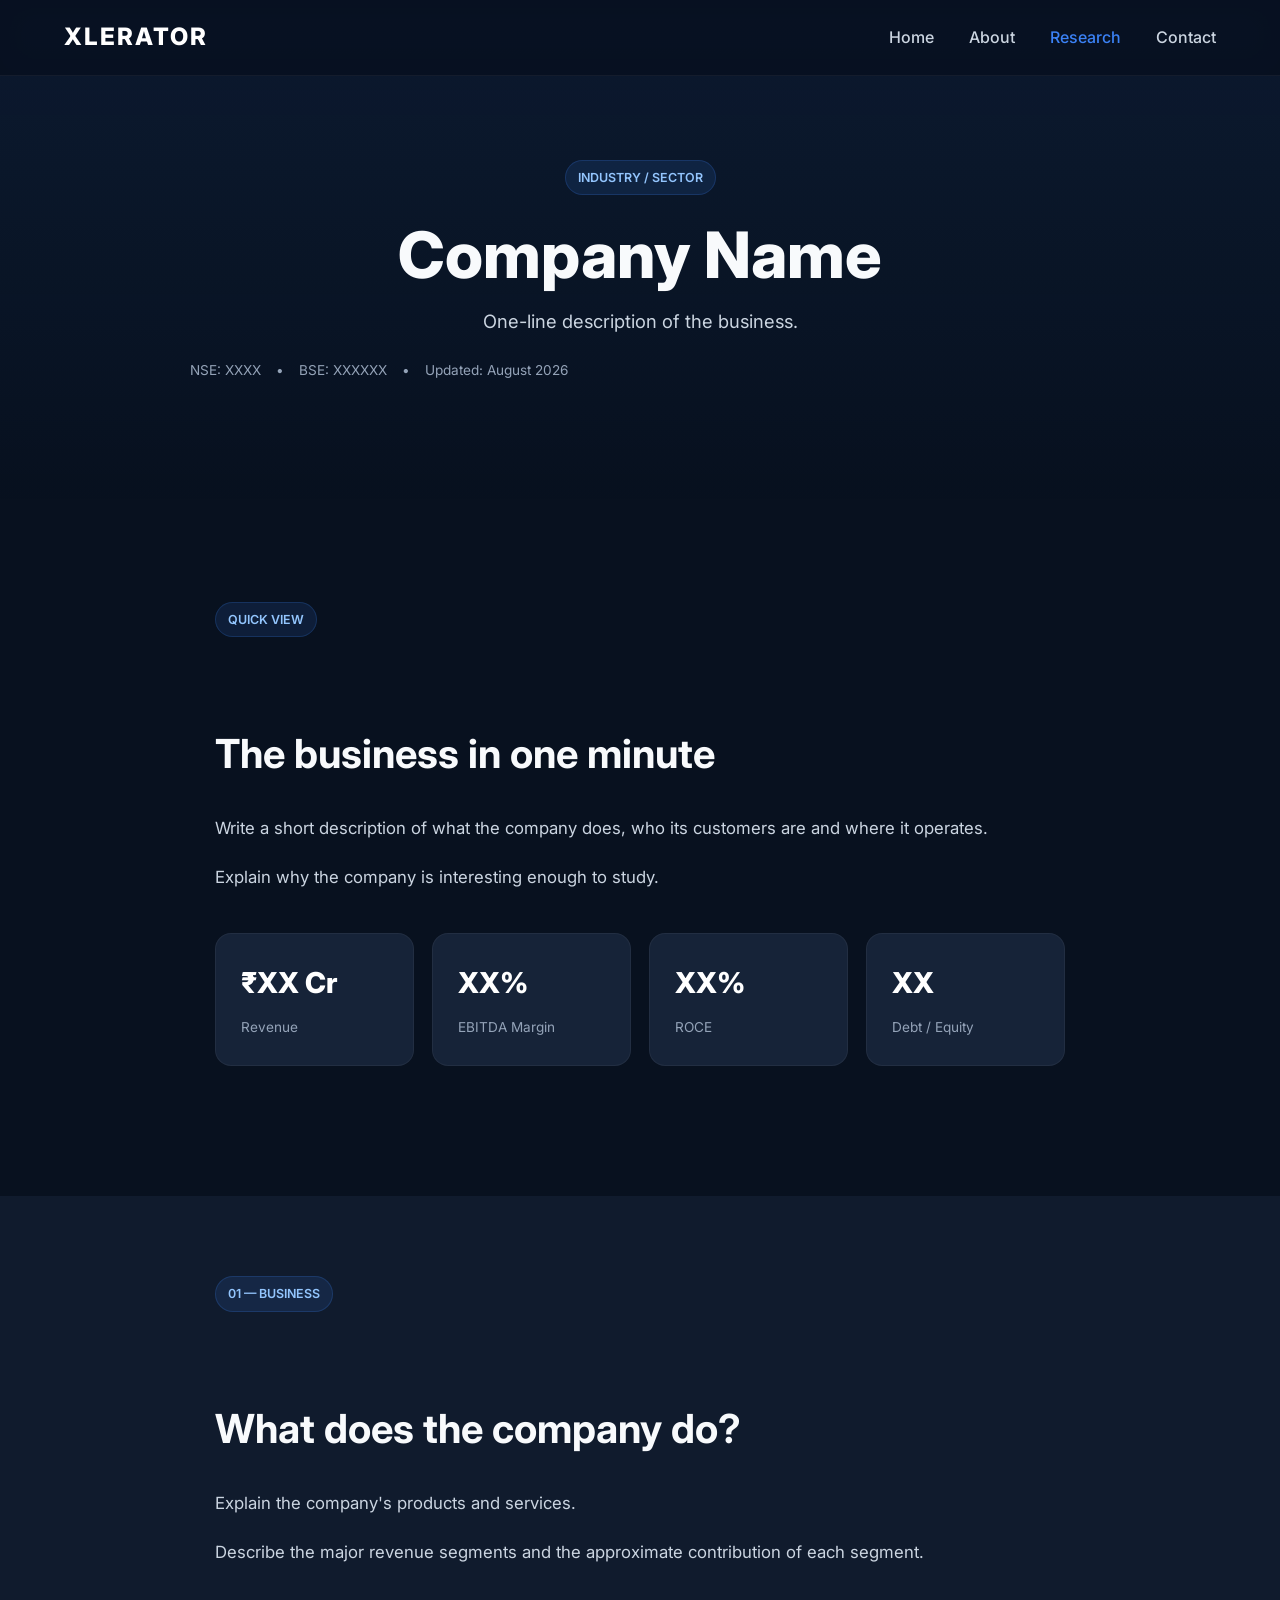
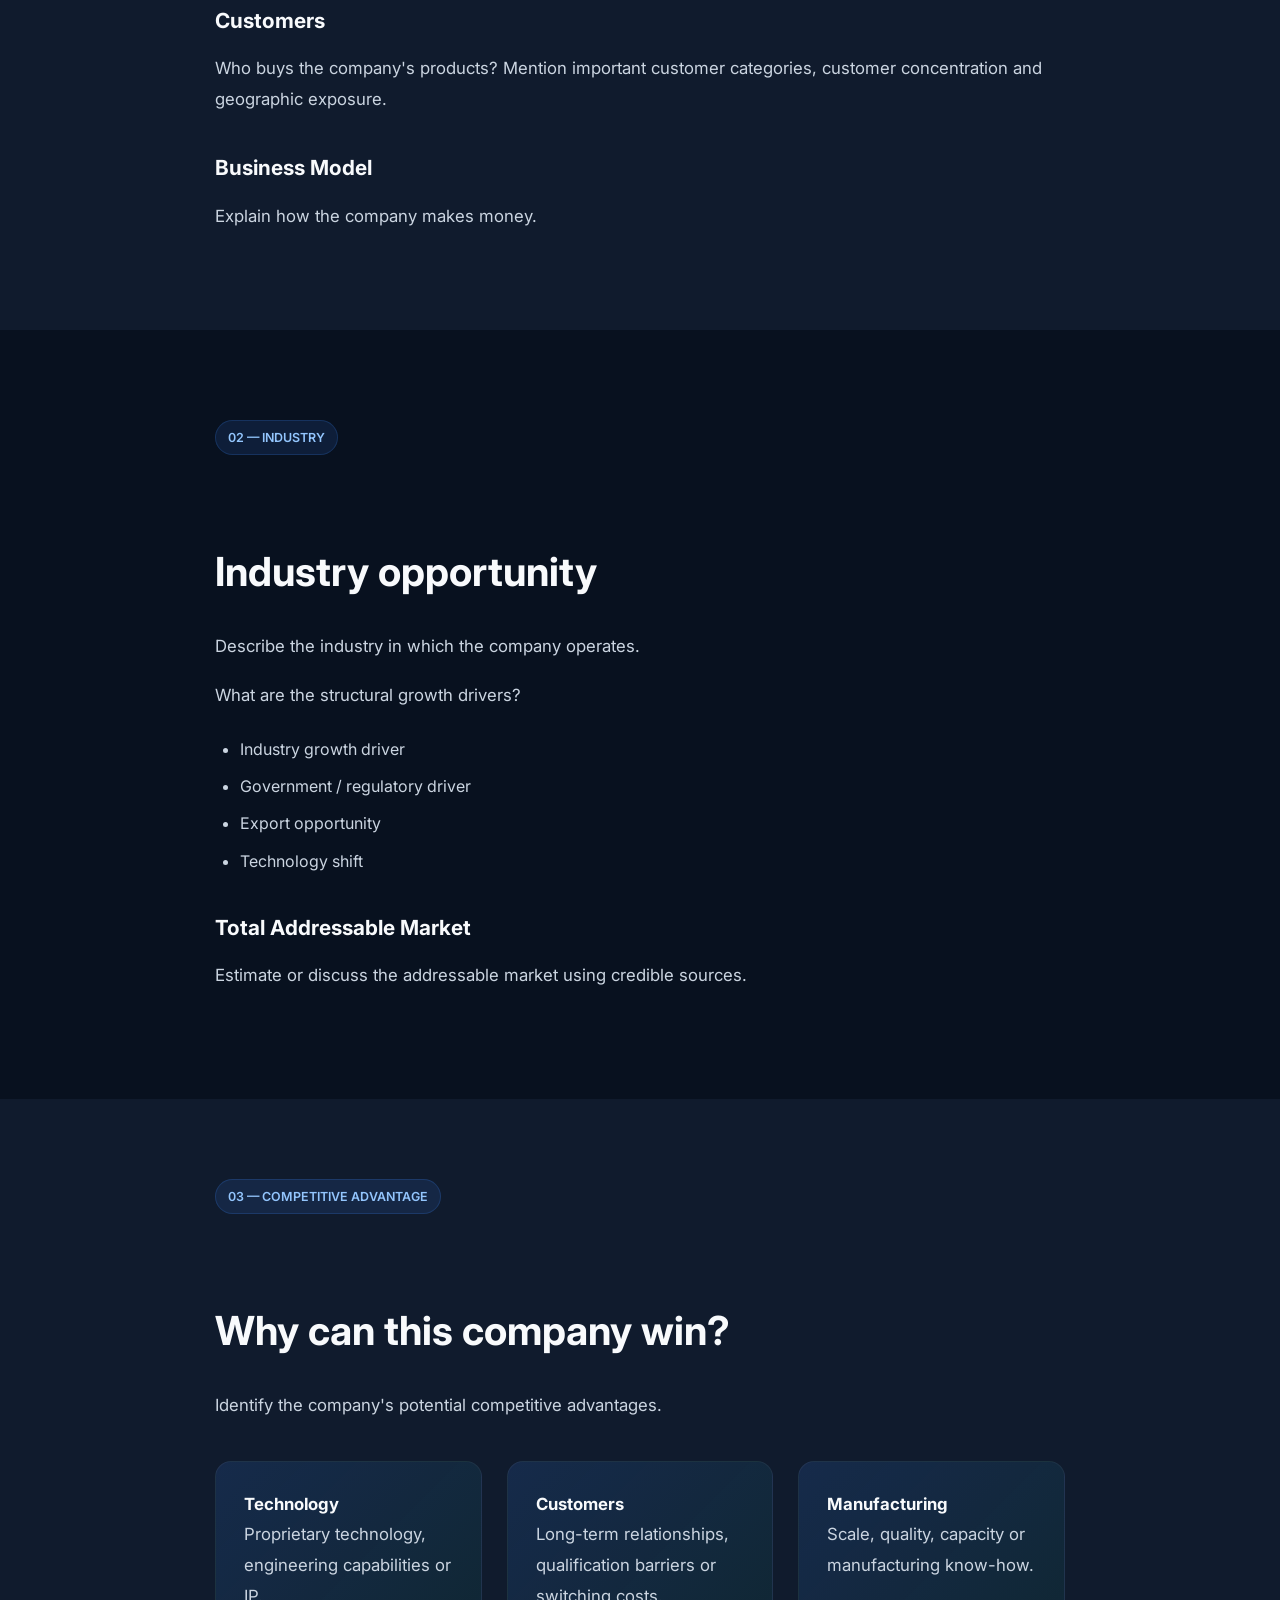
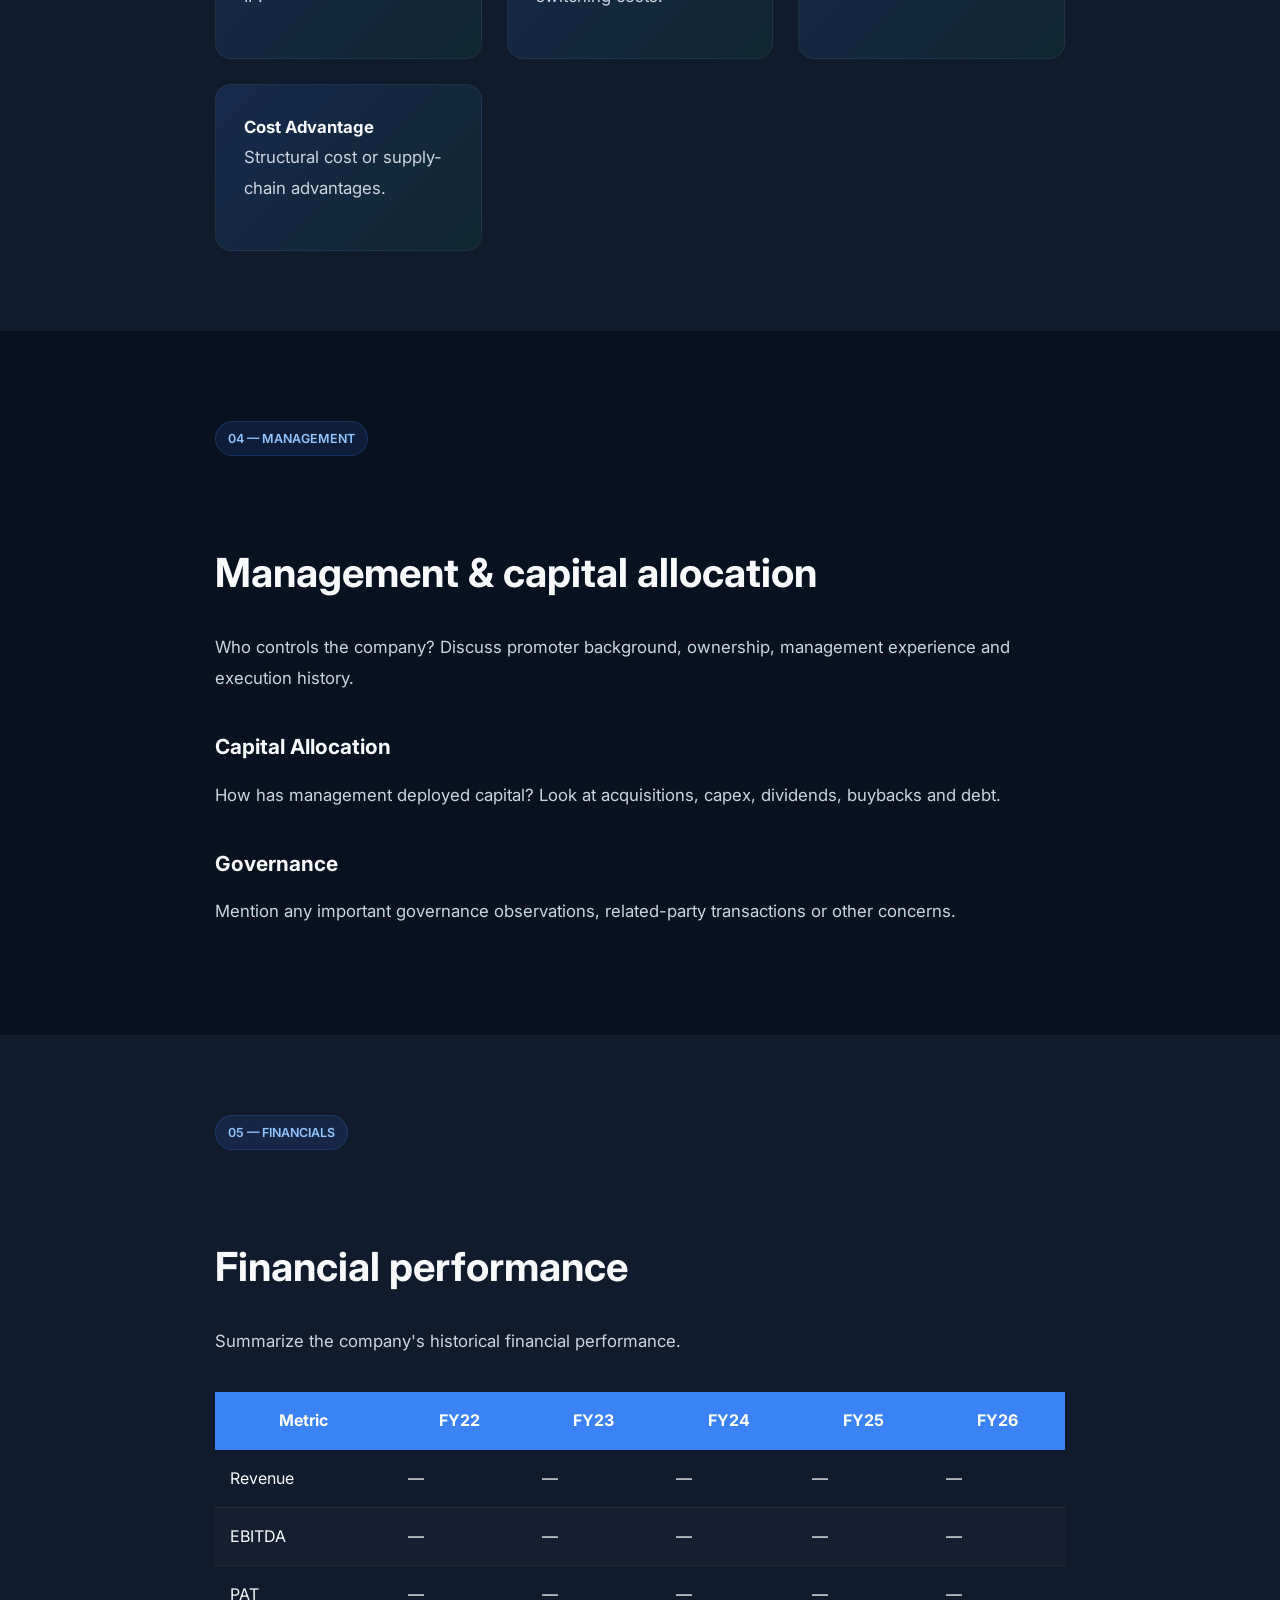
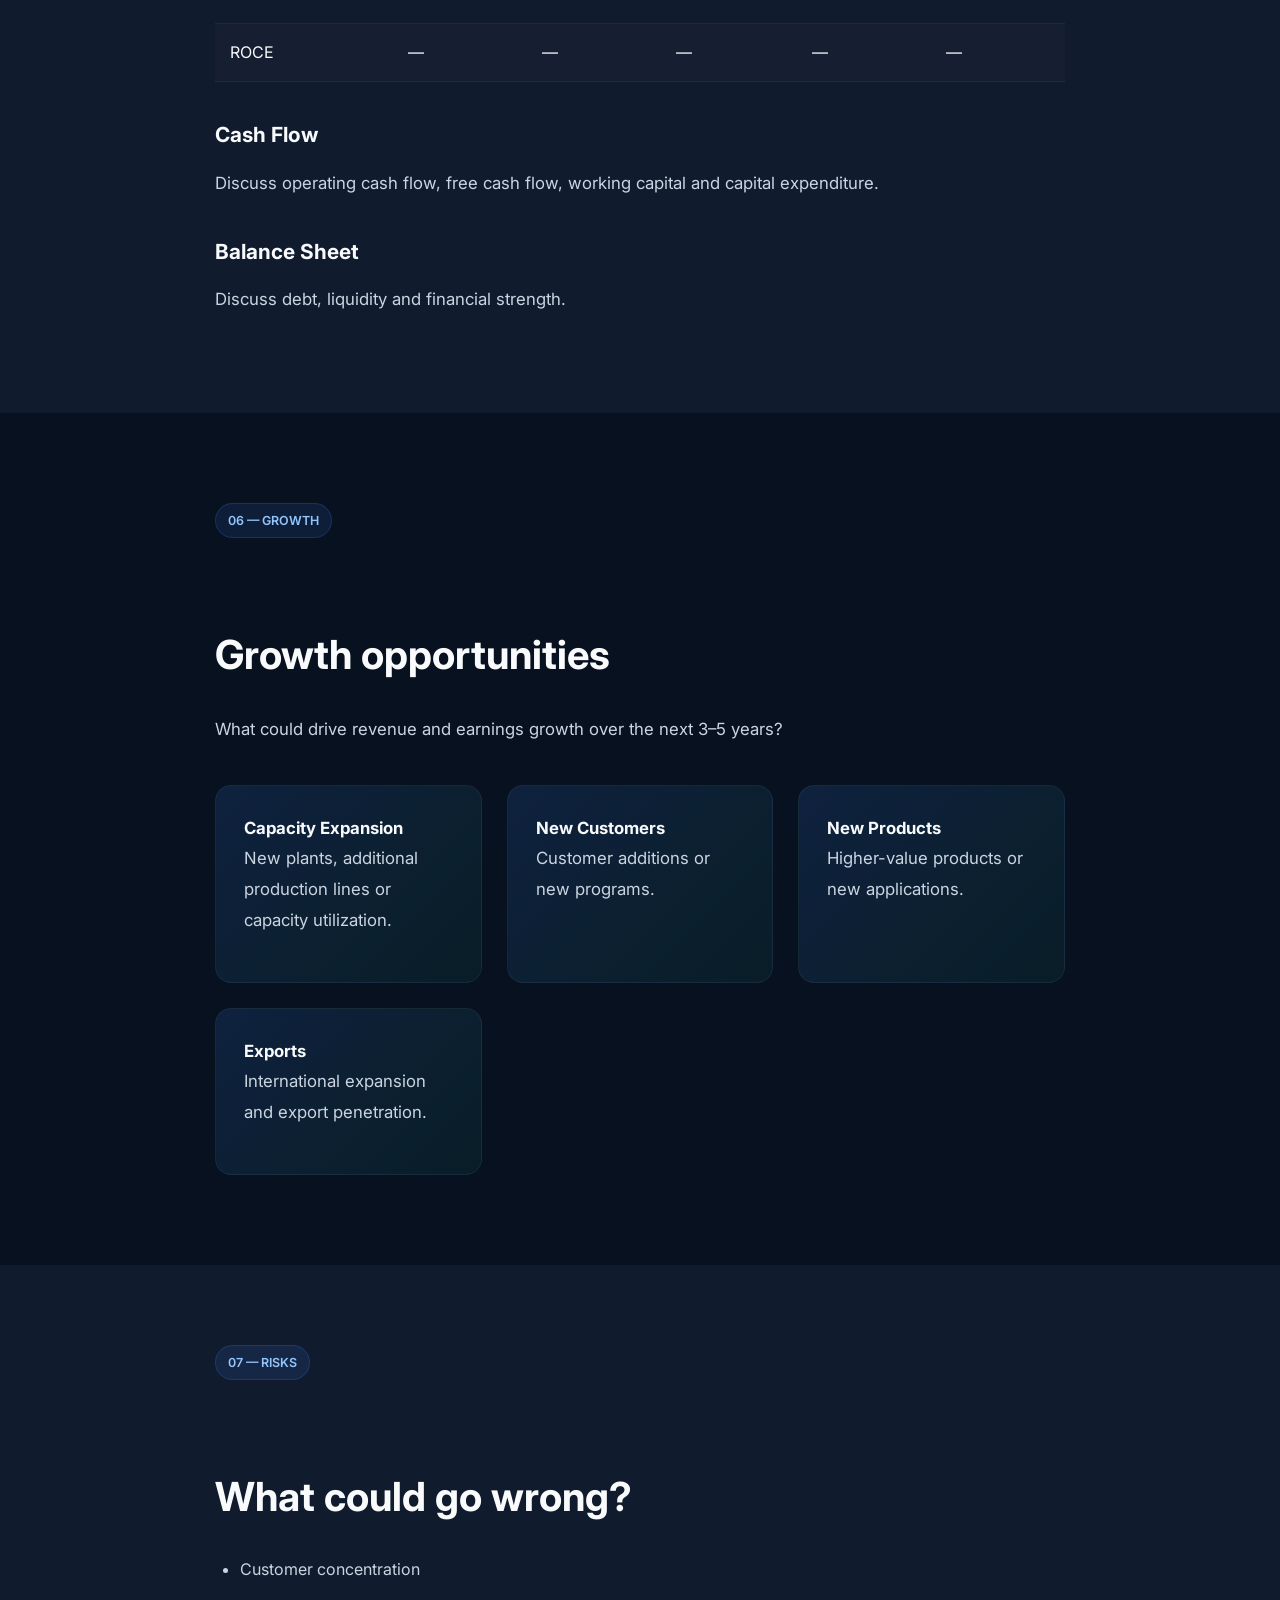
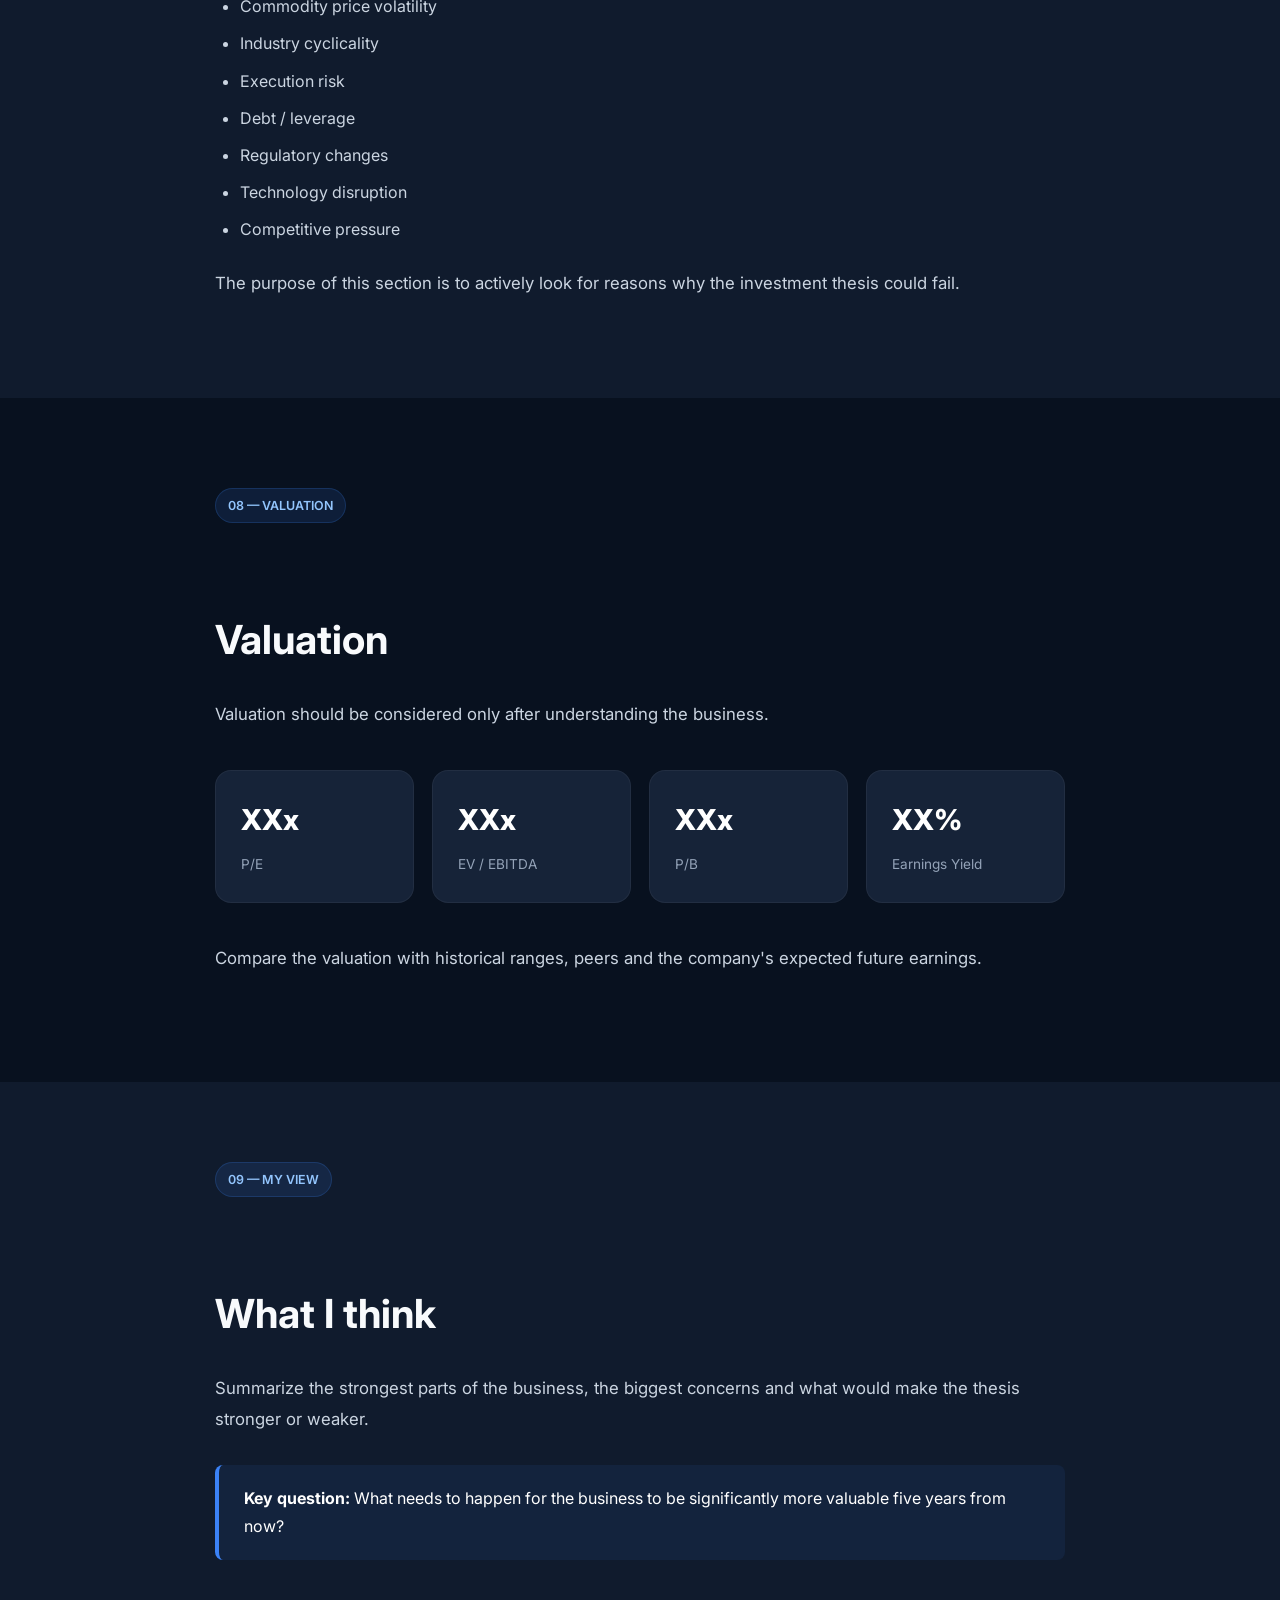
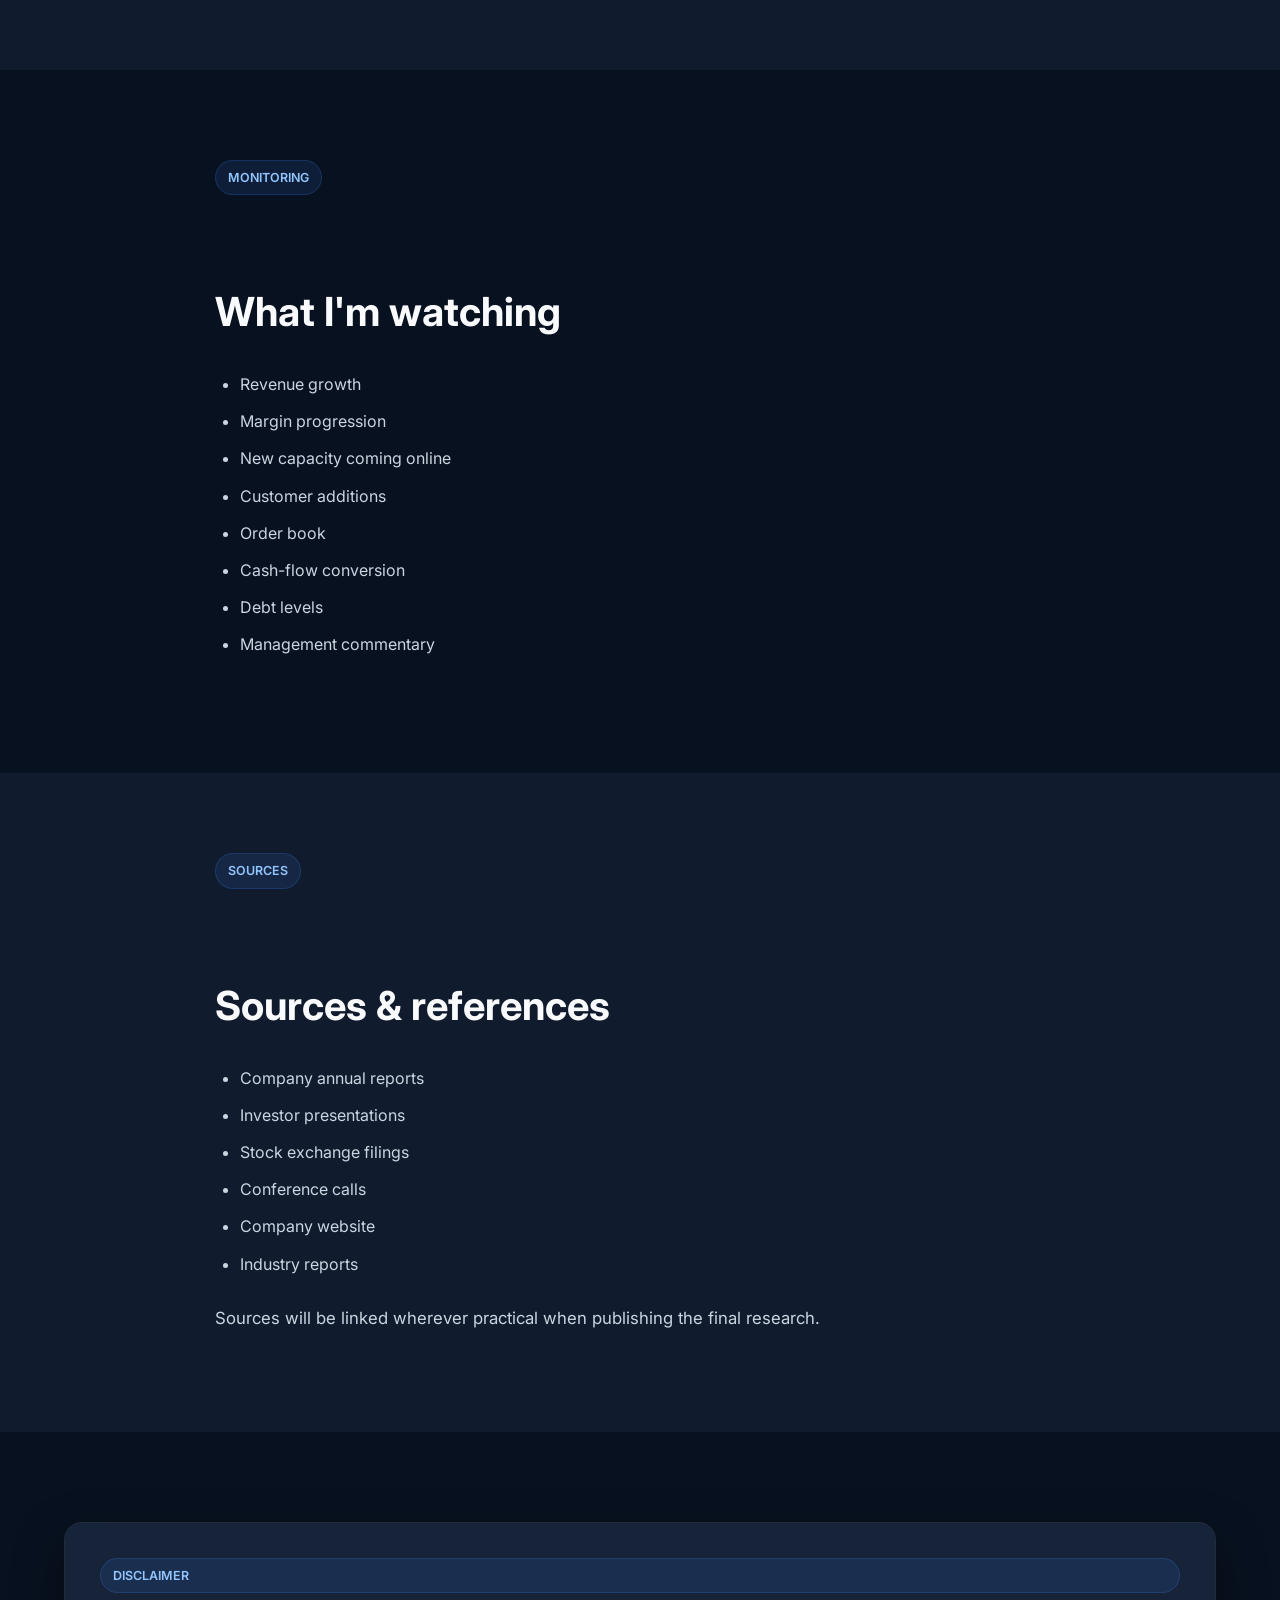
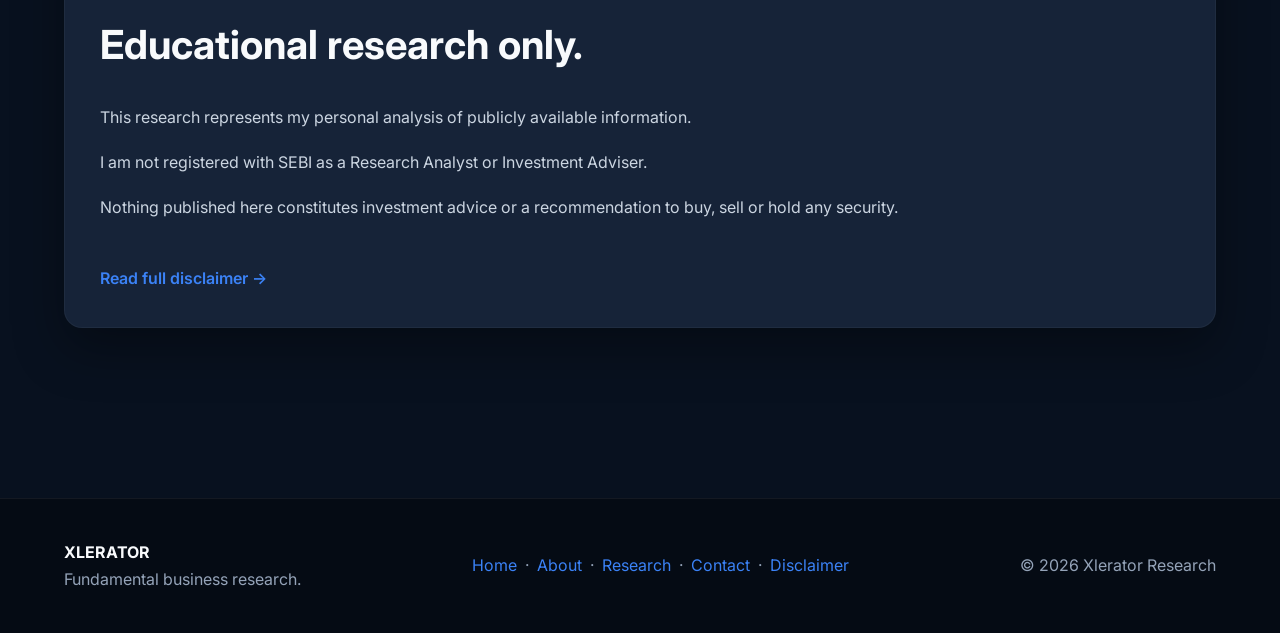
<file: research/company-template.html>
<!DOCTYPE html>
<html lang="en">

<head>

    <meta charset="UTF-8">

    <meta name="viewport"
          content="width=device-width, initial-scale=1.0">

    <title>Company Name | Xlerator Research</title>

    <meta name="description"
          content="Fundamental research on Company Name by Xlerator Research.">

    <link rel="stylesheet"
          href="../assets/css/style.css">

</head>


<body>


<!-- =========================================================
     HEADER
========================================================= -->

<header>

    <div class="container">

        <div class="logo">

            <a href="../index.html">
                XLERATOR
            </a>

        </div>


        <nav>

            <ul>

                <li>
                    <a href="../index.html">
                        Home
                    </a>
                </li>

                <li>
                    <a href="../about.html">
                        About
                    </a>
                </li>

                <li>
                    <a href="../research.html"
                       class="active">
                        Research
                    </a>
                </li>

                <li>
                    <a href="../contact.html">
                        Contact
                    </a>
                </li>

            </ul>

        </nav>

    </div>

</header>



<!-- =========================================================
     ARTICLE HEADER
========================================================= -->

<section class="page-header">

    <div class="container">

        <div class="article-header">

            <span class="category">
                INDUSTRY / SECTOR
            </span>


            <h1>
                Company Name
            </h1>


            <p>

                One-line description of the business.

            </p>


            <div class="research-meta">

                <span>
                    NSE: XXXX
                </span>

                <span>
                    •
                </span>

                <span>
                    BSE: XXXXXX
                </span>

                <span>
                    •
                </span>

                <span>
                    Updated: August 2026
                </span>

            </div>

        </div>

    </div>

</section>



<!-- =========================================================
     QUICK SUMMARY
========================================================= -->

<section>

    <div class="container">

        <div class="article">


            <div class="category">
                QUICK VIEW
            </div>


            <h2>
                The business in one minute
            </h2>


            <p>

                Write a short description of what the company does,
                who its customers are and where it operates.

            </p>


            <p>

                Explain why the company is interesting enough to
                study.

            </p>


            <!-- =================================================
                 KEY METRICS
            ================================================= -->

            <div class="stats">


                <div class="stat">

                    <span class="stat-value">
                        ₹XX Cr
                    </span>

                    <span class="stat-label">
                        Revenue
                    </span>

                </div>


                <div class="stat">

                    <span class="stat-value">
                        XX%
                    </span>

                    <span class="stat-label">
                        EBITDA Margin
                    </span>

                </div>


                <div class="stat">

                    <span class="stat-value">
                        XX%
                    </span>

                    <span class="stat-label">
                        ROCE
                    </span>

                </div>


                <div class="stat">

                    <span class="stat-value">
                        XX
                    </span>

                    <span class="stat-label">
                        Debt / Equity
                    </span>

                </div>


            </div>

        </div>

    </div>

</section>



<!-- =========================================================
     BUSINESS MODEL
========================================================= -->

<section class="about-section alt">

    <div class="container">

        <article class="article">


            <div class="category">
                01 — BUSINESS
            </div>


            <h2>
                What does the company do?
            </h2>


            <p>

                Explain the company's products and services.

            </p>


            <p>

                Describe the major revenue segments and the
                approximate contribution of each segment.

            </p>


            <h3>
                Customers
            </h3>


            <p>

                Who buys the company's products?

                Mention important customer categories,
                customer concentration and geographic exposure.

            </p>


            <h3>
                Business Model
            </h3>


            <p>

                Explain how the company makes money.

            </p>


        </article>

    </div>

</section>



<!-- =========================================================
     INDUSTRY
========================================================= -->

<section>

    <div class="container">

        <article class="article">


            <div class="category">
                02 — INDUSTRY
            </div>


            <h2>
                Industry opportunity
            </h2>


            <p>

                Describe the industry in which the company operates.

            </p>


            <p>

                What are the structural growth drivers?

            </p>


            <ul>

                <li>
                    Industry growth driver
                </li>

                <li>
                    Government / regulatory driver
                </li>

                <li>
                    Export opportunity
                </li>

                <li>
                    Technology shift
                </li>

            </ul>


            <h3>
                Total Addressable Market
            </h3>


            <p>

                Estimate or discuss the addressable market using
                credible sources.

            </p>


        </article>

    </div>

</section>



<!-- =========================================================
     COMPETITIVE ADVANTAGE
========================================================= -->

<section class="about-section alt">

    <div class="container">

        <article class="article">


            <div class="category">
                03 — COMPETITIVE ADVANTAGE
            </div>


            <h2>
                Why can this company win?
            </h2>


            <p>

                Identify the company's potential competitive
                advantages.

            </p>


            <div class="quotes">


                <div>

                    <strong>
                        Technology
                    </strong>

                    <p>
                        Proprietary technology,
                        engineering capabilities or IP.
                    </p>

                </div>


                <div>

                    <strong>
                        Customers
                    </strong>

                    <p>
                        Long-term relationships,
                        qualification barriers or switching costs.
                    </p>

                </div>


                <div>

                    <strong>
                        Manufacturing
                    </strong>

                    <p>
                        Scale, quality, capacity or
                        manufacturing know-how.
                    </p>

                </div>


                <div>

                    <strong>
                        Cost Advantage
                    </strong>

                    <p>
                        Structural cost or supply-chain advantages.
                    </p>

                </div>


            </div>


        </article>

    </div>

</section>



<!-- =========================================================
     MANAGEMENT
========================================================= -->

<section>

    <div class="container">

        <article class="article">


            <div class="category">
                04 — MANAGEMENT
            </div>


            <h2>
                Management &amp; capital allocation
            </h2>


            <p>

                Who controls the company?

                Discuss promoter background, ownership,
                management experience and execution history.

            </p>


            <h3>
                Capital Allocation
            </h3>


            <p>

                How has management deployed capital?

                Look at acquisitions, capex, dividends,
                buybacks and debt.

            </p>


            <h3>
                Governance
            </h3>


            <p>

                Mention any important governance observations,
                related-party transactions or other concerns.

            </p>


        </article>

    </div>

</section>



<!-- =========================================================
     FINANCIALS
========================================================= -->

<section class="about-section alt">

    <div class="container">

        <article class="article">


            <div class="category">
                05 — FINANCIALS
            </div>


            <h2>
                Financial performance
            </h2>


            <p>

                Summarize the company's historical financial
                performance.

            </p>


            <table>

                <thead>

                    <tr>

                        <th>
                            Metric
                        </th>

                        <th>
                            FY22
                        </th>

                        <th>
                            FY23
                        </th>

                        <th>
                            FY24
                        </th>

                        <th>
                            FY25
                        </th>

                        <th>
                            FY26
                        </th>

                    </tr>

                </thead>


                <tbody>

                    <tr>

                        <td>
                            Revenue
                        </td>

                        <td>
                            —
                        </td>

                        <td>
                            —
                        </td>

                        <td>
                            —
                        </td>

                        <td>
                            —
                        </td>

                        <td>
                            —
                        </td>

                    </tr>


                    <tr>

                        <td>
                            EBITDA
                        </td>

                        <td>
                            —
                        </td>

                        <td>
                            —
                        </td>

                        <td>
                            —
                        </td>

                        <td>
                            —
                        </td>

                        <td>
                            —
                        </td>

                    </tr>


                    <tr>

                        <td>
                            PAT
                        </td>

                        <td>
                            —
                        </td>

                        <td>
                            —
                        </td>

                        <td>
                            —
                        </td>

                        <td>
                            —
                        </td>

                        <td>
                            —
                        </td>

                    </tr>


                    <tr>

                        <td>
                            ROCE
                        </td>

                        <td>
                            —
                        </td>

                        <td>
                            —
                        </td>

                        <td>
                            —
                        </td>

                        <td>
                            —
                        </td>

                        <td>
                            —
                        </td>

                    </tr>


                </tbody>

            </table>


            <h3>
                Cash Flow
            </h3>


            <p>

                Discuss operating cash flow, free cash flow,
                working capital and capital expenditure.

            </p>


            <h3>
                Balance Sheet
            </h3>


            <p>

                Discuss debt, liquidity and financial strength.

            </p>


        </article>

    </div>

</section>



<!-- =========================================================
     GROWTH
========================================================= -->

<section>

    <div class="container">

        <article class="article">


            <div class="category">
                06 — GROWTH
            </div>


            <h2>
                Growth opportunities
            </h2>


            <p>

                What could drive revenue and earnings growth
                over the next 3–5 years?

            </p>


            <div class="quotes">


                <div>

                    <strong>
                        Capacity Expansion
                    </strong>

                    <p>
                        New plants, additional production
                        lines or capacity utilization.
                    </p>

                </div>


                <div>

                    <strong>
                        New Customers
                    </strong>

                    <p>
                        Customer additions or new programs.
                    </p>

                </div>


                <div>

                    <strong>
                        New Products
                    </strong>

                    <p>
                        Higher-value products or new applications.
                    </p>

                </div>


                <div>

                    <strong>
                        Exports
                    </strong>

                    <p>
                        International expansion and
                        export penetration.
                    </p>

                </div>


            </div>


        </article>

    </div>

</section>



<!-- =========================================================
     RISKS
========================================================= -->

<section class="about-section alt">

    <div class="container">

        <article class="article">


            <div class="category">
                07 — RISKS
            </div>


            <h2>
                What could go wrong?
            </h2>


            <ul>

                <li>
                    Customer concentration
                </li>

                <li>
                    Commodity price volatility
                </li>

                <li>
                    Industry cyclicality
                </li>

                <li>
                    Execution risk
                </li>

                <li>
                    Debt / leverage
                </li>

                <li>
                    Regulatory changes
                </li>

                <li>
                    Technology disruption
                </li>

                <li>
                    Competitive pressure
                </li>

            </ul>


            <p>

                The purpose of this section is to actively look
                for reasons why the investment thesis could fail.

            </p>


        </article>

    </div>

</section>



<!-- =========================================================
     VALUATION
========================================================= -->

<section>

    <div class="container">

        <article class="article">


            <div class="category">
                08 — VALUATION
            </div>


            <h2>
                Valuation
            </h2>


            <p>

                Valuation should be considered only after
                understanding the business.

            </p>


            <div class="stats">


                <div class="stat">

                    <span class="stat-value">
                        XXx
                    </span>

                    <span class="stat-label">
                        P/E
                    </span>

                </div>


                <div class="stat">

                    <span class="stat-value">
                        XXx
                    </span>

                    <span class="stat-label">
                        EV / EBITDA
                    </span>

                </div>


                <div class="stat">

                    <span class="stat-value">
                        XXx
                    </span>

                    <span class="stat-label">
                        P/B
                    </span>

                </div>


                <div class="stat">

                    <span class="stat-value">
                        XX%
                    </span>

                    <span class="stat-label">
                        Earnings Yield
                    </span>

                </div>


            </div>


            <p>

                Compare the valuation with historical ranges,
                peers and the company's expected future earnings.

            </p>


        </article>

    </div>

</section>



<!-- =========================================================
     MY VIEW
========================================================= -->

<section class="about-section alt">

    <div class="container">

        <article class="article">


            <div class="category">
                09 — MY VIEW
            </div>


            <h2>
                What I think
            </h2>


            <p>

                Summarize the strongest parts of the business,
                the biggest concerns and what would make the
                thesis stronger or weaker.

            </p>


            <blockquote>

                <strong>
                    Key question:
                </strong>

                What needs to happen for the business to be
                significantly more valuable five years from now?

            </blockquote>


        </article>

    </div>

</section>



<!-- =========================================================
     WHAT I'M WATCHING
========================================================= -->

<section>

    <div class="container">

        <article class="article">


            <div class="category">
                MONITORING
            </div>


            <h2>
                What I'm watching
            </h2>


            <ul>

                <li>
                    Revenue growth
                </li>

                <li>
                    Margin progression
                </li>

                <li>
                    New capacity coming online
                </li>

                <li>
                    Customer additions
                </li>

                <li>
                    Order book
                </li>

                <li>
                    Cash-flow conversion
                </li>

                <li>
                    Debt levels
                </li>

                <li>
                    Management commentary
                </li>

            </ul>


        </article>

    </div>

</section>



<!-- =========================================================
     SOURCES
========================================================= -->

<section class="about-section alt">

    <div class="container">

        <article class="article">


            <div class="category">
                SOURCES
            </div>


            <h2>
                Sources &amp; references
            </h2>


            <ul>

                <li>
                    Company annual reports
                </li>

                <li>
                    Investor presentations
                </li>

                <li>
                    Stock exchange filings
                </li>

                <li>
                    Conference calls
                </li>

                <li>
                    Company website
                </li>

                <li>
                    Industry reports
                </li>

            </ul>


            <p>

                Sources will be linked wherever practical when
                publishing the final research.

            </p>


        </article>

    </div>

</section>



<!-- =========================================================
     DISCLAIMER
========================================================= -->

<section>

    <div class="container">

        <div class="card">


            <div class="category">
                DISCLAIMER
            </div>


            <h2>
                Educational research only.
            </h2>


            <p>

                This research represents my personal analysis of
                publicly available information.

            </p>


            <p>

                I am not registered with SEBI as a Research Analyst
                or Investment Adviser.

            </p>


            <p>

                Nothing published here constitutes investment advice
                or a recommendation to buy, sell or hold any security.

            </p>


            <a href="../disclaimer.html"
               class="link-arrow">

                Read full disclaimer →

            </a>


        </div>

    </div>

</section>



<!-- =========================================================
     FOOTER
========================================================= -->

<footer>

    <div class="container">


        <div>

            <strong>
                XLERATOR
            </strong>

            <p>
                Fundamental business research.
            </p>

        </div>


        <div>

            <p>

                <a href="../index.html">
                    Home
                </a>

                &nbsp;·&nbsp;

                <a href="../about.html">
                    About
                </a>

                &nbsp;·&nbsp;

                <a href="../research.html">
                    Research
                </a>

                &nbsp;·&nbsp;

                <a href="../contact.html">
                    Contact
                </a>

                &nbsp;·&nbsp;

                <a href="../disclaimer.html">
                    Disclaimer
                </a>

            </p>

        </div>


        <div>

            <p>

                © <span data-current-year>2026</span>
                Xlerator Research

            </p>

        </div>


    </div>

</footer>



<script src="../assets/js/app.js"></script>


</body>

</html>
</file>
<file: assets/css/style.css>
/* ============================================================
   XLERATOR RESEARCH
   Modern Dark Theme
   Part 1
============================================================ */

/* Google Font */
@import url('https://fonts.googleapis.com/css2?family=Inter:wght@300;400;500;600;700;800;900&display=swap');

/* ============================================================
ROOT
============================================================ */

:root{

--bg:#08111f;
--bg2:#101b2d;
--card:#162338;
--card-hover:#1c2c45;

--primary:#3b82f6;
--primary-dark:#2563eb;

--green:#10b981;

--text:#f8fafc;
--text-light:#cbd5e1;

--border:#23334b;

--shadow:0 20px 50px rgba(0,0,0,.35);

--radius:18px;

--transition:.35s ease;

}

/* ============================================================
RESET
============================================================ */

*{
margin:0;
padding:0;
box-sizing:border-box;
}

html{

scroll-behavior:smooth;

}

body{

font-family:"Inter",sans-serif;

background:var(--bg);

color:var(--text);

line-height:1.7;

font-size:16px;

overflow-x:hidden;

}

img{

max-width:100%;

display:block;

}

a{

text-decoration:none;

color:inherit;

}

ul{

list-style:none;

}

/* ============================================================
COMMON
============================================================ */

.container{

width:min(1200px,90%);

margin:auto;

}

section{

padding:90px 0;

}

h1{

font-size:4rem;

font-weight:800;

line-height:1.1;

margin-bottom:25px;

}

h2{

font-size:2.5rem;

margin-bottom:25px;

font-weight:700;

}

h3{

font-size:1.3rem;

margin-bottom:15px;

}

p{

color:var(--text-light);

margin-bottom:18px;

}

/* ============================================================
HEADER
============================================================ */

header{

position:fixed;

top:0;

left:0;

width:100%;

z-index:999;

background:rgba(8,17,31,.88);

backdrop-filter:blur(18px);

border-bottom:1px solid rgba(255,255,255,.05);

}

header .container{

display:flex;

justify-content:space-between;

align-items:center;

height:75px;

}

.logo{

font-size:1.5rem;

font-weight:800;

letter-spacing:2px;

color:white;

}

nav ul{

display:flex;

gap:35px;

align-items:center;

}

nav a{

font-weight:500;

color:var(--text-light);

transition:var(--transition);

}

nav a:hover{

color:white;

}

nav a.active{

color:var(--primary);

}

/* ============================================================
BUTTONS
============================================================ */

.btn{

display:inline-flex;

align-items:center;

justify-content:center;

padding:14px 34px;

border-radius:999px;

font-weight:600;

transition:var(--transition);

cursor:pointer;

}

.primary{

background:var(--primary);

color:white;

}

.primary:hover{

background:var(--primary-dark);

transform:translateY(-3px);

box-shadow:0 15px 35px rgba(37,99,235,.35);

}

.secondary{

border:1px solid var(--border);

background:transparent;

color:white;

}

.secondary:hover{

background:var(--card);

transform:translateY(-3px);

}

/* ============================================================
HERO
============================================================ */

.hero{

padding-top:170px;

padding-bottom:130px;

position:relative;

overflow:hidden;

}

.hero::before{

content:"";

position:absolute;

top:-120px;

right:-120px;

width:420px;

height:420px;

background:#2563eb;

opacity:.15;

border-radius:50%;

filter:blur(90px);

}

.hero::after{

content:"";

position:absolute;

bottom:-160px;

left:-100px;

width:380px;

height:380px;

background:#10b981;

opacity:.10;

border-radius:50%;

filter:blur(100px);

}

.hero .container{

position:relative;

z-index:2;

}

.hero p{

font-size:1.25rem;

max-width:650px;

margin-bottom:40px;

}

.buttons{

display:flex;

gap:18px;

flex-wrap:wrap;

}

/* ============================================================
ABOUT PREVIEW
============================================================ */

.about-preview{

background:var(--bg2);

}

.about-preview p{

max-width:900px;

font-size:1.05rem;

}

/* ============================================================
FEATURED RESEARCH
============================================================ */

.cards{

display:grid;

grid-template-columns:repeat(auto-fit,minmax(300px,1fr));

gap:30px;

margin-top:50px;

}

.card{

background:var(--card);

padding:35px;

border-radius:var(--radius);

border:1px solid rgba(255,255,255,.04);

transition:var(--transition);

box-shadow:var(--shadow);

}

.card:hover{

transform:translateY(-10px);

background:var(--card-hover);

}

.card h3{

color:white;

}

.card a{

display:inline-block;

margin-top:20px;

font-weight:600;

color:var(--primary);

}

.card a:hover{

text-decoration:underline;

}

/* ============================================================
PAGE HEADER
============================================================ */

.page-header{

padding-top:160px;

padding-bottom:70px;

text-align:center;

background:linear-gradient(
180deg,
rgba(59,130,246,.08),
transparent
);

}

.page-header h1{

margin-bottom:15px;

}

.page-header p{

font-size:1.15rem;

}

/* ============================================================
ABOUT PAGE
============================================================ */

.about-section{

padding:80px 0;

}

.about-section.alt{

background:var(--bg2);

}

.about-section .grid{

display:grid;

grid-template-columns:repeat(auto-fit,minmax(260px,1fr));

gap:25px;

margin-top:40px;

}

.skills{

display:grid;

grid-template-columns:repeat(auto-fit,minmax(240px,1fr));

gap:18px;

margin-top:30px;

}

.skills li{

background:var(--card);

padding:18px 20px;

border-radius:12px;

border:1px solid rgba(255,255,255,.05);

transition:var(--transition);

}

.skills li:hover{

background:var(--card-hover);

transform:translateY(-4px);

}

/* End of Part 1 */
/* ============================================================
   XLERATOR RESEARCH
   Part 2
   Research • Sectors • Footer • Contact • Utilities
============================================================ */

/* ============================================================
FEATURED RESEARCH
============================================================ */

.featured{
    background:var(--bg);
}

.featured h2{
    text-align:center;
    margin-bottom:15px;
}

.featured p.section-intro{
    max-width:700px;
    margin:0 auto 50px;
    text-align:center;
}

/* ============================================================
RESEARCH CARDS
============================================================ */

.card{

    display:flex;
    flex-direction:column;

}

.card p{

    flex:1;

}

.card a{

    margin-top:25px;

}

.card:hover h3{

    color:var(--primary);

}

/* ============================================================
SECTORS
============================================================ */

.sectors{

    background:var(--bg2);

}

.sectors h2{

    text-align:center;

    margin-bottom:45px;

}

.sector-grid{

    display:grid;

    grid-template-columns:repeat(auto-fit,minmax(220px,1fr));

    gap:28px;

}

.sector{

    background:var(--card);

    padding:35px 25px;

    border-radius:18px;

    text-align:center;

    border:1px solid rgba(255,255,255,.05);

    transition:.35s;

    cursor:pointer;

}

.sector:hover{

    transform:translateY(-8px);

    background:var(--card-hover);

}

.sector{

    font-size:3rem;

}

.sector h3{

    margin-top:18px;

    font-size:1.1rem;

}

/* ============================================================
RESEARCH PHILOSOPHY
============================================================ */

.philosophy{

    background:var(--bg);

}

.quotes{

    display:grid;

    grid-template-columns:repeat(auto-fit,minmax(250px,1fr));

    gap:25px;

    margin-top:40px;

}

.quotes div{

    background:linear-gradient(
        135deg,
        rgba(59,130,246,.15),
        rgba(16,185,129,.08)
    );

    border:1px solid rgba(255,255,255,.05);

    padding:28px;

    border-radius:16px;

    font-size:1.05rem;

    transition:.35s;

}

.quotes div:hover{

    transform:translateY(-8px);

}

/* ============================================================
ABOUT PAGE CARDS
============================================================ */

.about-section .card{

    background:var(--card);

    border-radius:16px;

    padding:28px;

    border:1px solid rgba(255,255,255,.05);

}

.about-section .card:hover{

    background:var(--card-hover);

}

/* ============================================================
TIMELINE
============================================================ */

.timeline{

    margin-top:50px;

    border-left:3px solid var(--primary);

    padding-left:35px;

}

.timeline-item{

    margin-bottom:45px;

    position:relative;

}

.timeline-item::before{

    content:"";

    position:absolute;

    left:-45px;

    top:5px;

    width:16px;

    height:16px;

    border-radius:50%;

    background:var(--primary);

}

.timeline-item h3{

    margin-bottom:8px;

}

/* ============================================================
BADGES
============================================================ */

.badges{

    display:flex;

    flex-wrap:wrap;

    gap:12px;

    margin-top:25px;

}

.badge{

    padding:10px 18px;

    border-radius:999px;

    background:rgba(59,130,246,.12);

    border:1px solid rgba(59,130,246,.30);

    color:#9dc4ff;

    font-size:.9rem;

}

/* ============================================================
TABLE
============================================================ */

table{

    width:100%;

    border-collapse:collapse;

    margin-top:35px;

}

th{

    background:var(--primary);

    color:white;

    padding:15px;

}

td{

    padding:15px;

    border-bottom:1px solid rgba(255,255,255,.06);

}

tr:nth-child(even){

    background:rgba(255,255,255,.02);

}

/* ============================================================
BLOCKQUOTE
============================================================ */

blockquote{

    border-left:4px solid var(--primary);

    padding:20px 25px;

    margin:30px 0;

    background:rgba(59,130,246,.08);

    border-radius:8px;

    color:white;

}

/* ============================================================
CODE
============================================================ */

pre{

    background:#0a1424;

    border-radius:14px;

    overflow:auto;

    padding:25px;

    margin-top:25px;

}

code{

    color:#7dd3fc;

}

/* ============================================================
CONTACT
============================================================ */

.contact-grid{

    display:grid;

    grid-template-columns:repeat(auto-fit,minmax(300px,1fr));

    gap:35px;

}

.contact-card{

    background:var(--card);

    padding:35px;

    border-radius:18px;

    transition:.35s;

}

.contact-card:hover{

    background:var(--card-hover);

    transform:translateY(-6px);

}

.contact-card h3{

    margin-bottom:20px;

}

/* ============================================================
FORM
============================================================ */

form{

    margin-top:20px;

}

input,
textarea{

    width:100%;

    margin-bottom:18px;

    padding:15px;

    border-radius:12px;

    background:#0d1828;

    border:1px solid rgba(255,255,255,.08);

    color:white;

    font-size:1rem;

}

textarea{

    min-height:180px;

    resize:vertical;

}

input:focus,
textarea:focus{

    outline:none;

    border-color:var(--primary);

}

/* ============================================================
FOOTER
============================================================ */

footer{

    margin-top:80px;

    border-top:1px solid rgba(255,255,255,.06);

    background:#050b14;

}

footer .container{

    padding:40px 0;

    display:flex;

    justify-content:space-between;

    align-items:center;

    flex-wrap:wrap;

    gap:20px;

}

footer p{

    margin:0;

    color:#94a3b8;

}

footer a{

    color:var(--primary);

}

footer a:hover{

    text-decoration:underline;

}

/* ============================================================
HELPER CLASSES
============================================================ */

.text-center{

    text-align:center;

}

.mt-2{

    margin-top:20px;

}

.mt-3{

    margin-top:30px;

}

.mt-4{

    margin-top:40px;

}

.mt-5{

    margin-top:50px;

}

.mb-2{

    margin-bottom:20px;

}

.mb-3{

    margin-bottom:30px;

}

.mb-4{

    margin-bottom:40px;

}

.shadow{

    box-shadow:var(--shadow);

}

.rounded{

    border-radius:18px;

}

.hidden{

    display:none;

}

/* ============================================================
END OF PART 2
============================================================ */
/* ============================================================
   XLERATOR RESEARCH
   Part 3
   Responsive Design • Animations • Mobile • Theme Utilities
============================================================ */


/* ============================================================
   ANIMATION VARIABLES
============================================================ */

:root{

    --ease-out:cubic-bezier(.16,1,.3,1);
    --ease-in-out:cubic-bezier(.65,0,.35,1);

}


/* ============================================================
   PAGE LOAD ANIMATION
============================================================ */

body{

    animation:pageFade .6s ease both;

}

@keyframes pageFade{

    from{
        opacity:0;
    }

    to{
        opacity:1;
    }

}


/* ============================================================
   HERO BACKGROUND EFFECT
============================================================ */

.hero{

    isolation:isolate;

}

.hero .container{

    animation:heroReveal .9s var(--ease-out) both;

}

@keyframes heroReveal{

    from{

        opacity:0;

        transform:translateY(25px);

    }

    to{

        opacity:1;

        transform:translateY(0);

    }

}


/* ============================================================
   GRADIENT TEXT
============================================================ */

.gradient-text{

    background:linear-gradient(
        90deg,
        #60a5fa,
        #34d399
    );

    -webkit-background-clip:text;

    background-clip:text;

    color:transparent;

}


/* ============================================================
   GLASS CARD
============================================================ */

.glass{

    background:rgba(255,255,255,.045);

    border:1px solid rgba(255,255,255,.08);

    backdrop-filter:blur(18px);

    -webkit-backdrop-filter:blur(18px);

}


/* ============================================================
   GLOW
============================================================ */

.glow{

    box-shadow:

        0 0 0 1px rgba(59,130,246,.08),

        0 20px 60px rgba(37,99,235,.12);

}


/* ============================================================
   IMAGE / MEDIA
============================================================ */

.media{

    overflow:hidden;

    border-radius:var(--radius);

}

.media img{

    transition:transform .6s var(--ease-out);

}

.media:hover img{

    transform:scale(1.04);

}


/* ============================================================
   RESEARCH PAGE
============================================================ */

.research-grid{

    display:grid;

    grid-template-columns:

        repeat(
            auto-fit,
            minmax(280px,1fr)
        );

    gap:28px;

    margin-top:45px;

}

.research-card{

    position:relative;

    background:var(--card);

    border:1px solid rgba(255,255,255,.05);

    border-radius:20px;

    padding:32px;

    overflow:hidden;

    transition:

        transform .35s var(--ease-out),

        border-color .35s ease,

        background .35s ease;

}

.research-card::before{

    content:"";

    position:absolute;

    top:0;

    left:0;

    width:100%;

    height:3px;

    background:linear-gradient(
        90deg,
        var(--primary),
        var(--green)
    );

    transform:scaleX(0);

    transform-origin:left;

    transition:transform .4s var(--ease-out);

}

.research-card:hover{

    transform:translateY(-8px);

    background:var(--card-hover);

    border-color:rgba(59,130,246,.25);

}

.research-card:hover::before{

    transform:scaleX(1);

}


/* ============================================================
   RESEARCH CATEGORY
============================================================ */

.category{

    display:inline-flex;

    align-items:center;

    padding:6px 12px;

    border-radius:999px;

    background:rgba(59,130,246,.12);

    border:1px solid rgba(59,130,246,.20);

    color:#93c5fd;

    font-size:.78rem;

    font-weight:600;

    margin-bottom:18px;

}

.research-card .category{

    margin-bottom:18px;

}


/* ============================================================
   RESEARCH META
============================================================ */

.research-meta{

    display:flex;

    align-items:center;

    gap:15px;

    flex-wrap:wrap;

    margin-top:22px;

    color:#94a3b8;

    font-size:.85rem;

}


/* ============================================================
   RESEARCH ARTICLE
============================================================ */

.article{

    max-width:850px;

    margin:auto;

}

.article h1{

    margin-bottom:20px;

}

.article h2{

    margin-top:55px;

    padding-top:10px;

}

.article h3{

    margin-top:35px;

}

.article p{

    font-size:1.05rem;

    line-height:1.85;

}

.article ul{

    margin:25px 0;

    padding-left:25px;

    list-style:disc;

}

.article li{

    margin-bottom:10px;

    color:var(--text-light);

}


/* ============================================================
   ARTICLE HEADER
============================================================ */

.article-header{

    max-width:900px;

    margin:0 auto 60px;

    text-align:center;

}

.article-header .category{

    margin-bottom:25px;

}

.article-header p{

    max-width:700px;

    margin:0 auto;

}


/* ============================================================
   STAT / METRIC CARDS
============================================================ */

.stats{

    display:grid;

    grid-template-columns:

        repeat(
            auto-fit,
            minmax(180px,1fr)
        );

    gap:18px;

    margin:40px 0;

}

.stat{

    background:var(--card);

    border:1px solid rgba(255,255,255,.05);

    border-radius:16px;

    padding:25px;

}

.stat-value{

    display:block;

    font-size:1.8rem;

    font-weight:800;

    color:white;

    margin-bottom:5px;

}

.stat-label{

    color:#94a3b8;

    font-size:.85rem;

}


/* ============================================================
   CHART CONTAINER
============================================================ */

.chart-container{

    width:100%;

    min-height:350px;

    padding:25px;

    margin:35px 0;

    background:var(--card);

    border-radius:18px;

    border:1px solid rgba(255,255,255,.05);

}


/* ============================================================
   TAGS
============================================================ */

.tags{

    display:flex;

    flex-wrap:wrap;

    gap:10px;

    margin-top:20px;

}

.tag{

    padding:7px 13px;

    border-radius:8px;

    background:rgba(255,255,255,.05);

    color:#cbd5e1;

    font-size:.8rem;

}


/* ============================================================
   LINK ARROW
============================================================ */

.link-arrow{

    display:inline-flex;

    align-items:center;

    gap:8px;

    color:#60a5fa;

    font-weight:600;

    transition:gap .25s ease;

}

.link-arrow:hover{

    gap:13px;

}


/* ============================================================
   SECTION INTRO
============================================================ */

.section-intro{

    max-width:720px;

    color:var(--text-light);

    line-height:1.8;

}


/* ============================================================
   DIVIDER
============================================================ */

.divider{

    height:1px;

    width:100%;

    background:rgba(255,255,255,.07);

    margin:60px 0;

}


/* ============================================================
   SCROLL REVEAL
============================================================ */

.reveal{

    opacity:0;

    transform:translateY(25px);

    transition:

        opacity .7s var(--ease-out),

        transform .7s var(--ease-out);

}

.reveal.visible{

    opacity:1;

    transform:translateY(0);

}


/* ============================================================
   MOBILE NAVIGATION
============================================================ */

header .container {
    position: relative;
}

.menu-toggle {

    display: none;

    width: 42px;
    height: 42px;

    padding: 0;

    border: 1px solid rgba(255,255,255,.10);

    border-radius: 10px;

    background: rgba(255,255,255,.04);

    cursor: pointer;

    align-items: center;
    justify-content: center;

    flex-direction: column;

    gap: 5px;

    flex-shrink: 0;

}

.menu-toggle span {

    display: block;

    width: 20px;
    height: 2px;

    background: #ffffff;

    border-radius: 10px;

    transition:
        transform .3s ease,
        opacity .2s ease;

}


/* ============================================================
   MOBILE MENU
============================================================ */

@media (max-width: 768px) {

    header .container {

        height: 68px;

    }

    .menu-toggle {

        display: flex;

    }

    nav {

        position: absolute;

        top: 68px;
        left: 0;
        right: 0;

        width: 100%;

        background: rgba(8,17,31,.98);

        backdrop-filter: blur(20px);
        -webkit-backdrop-filter: blur(20px);

        border-bottom: 1px solid rgba(255,255,255,.08);

        box-shadow: 0 20px 40px rgba(0,0,0,.25);

        max-height: 0;

        overflow: hidden;

        opacity: 0;

        visibility: hidden;

        transform: translateY(-8px);

        transition:
            max-height .35s ease,
            opacity .25s ease,
            transform .25s ease,
            visibility .25s ease;

    }


    nav.active {

        max-height: 420px;

        opacity: 1;

        visibility: visible;

        transform: translateY(0);

    }


    nav ul {

        display: flex;

        flex-direction: column;

        align-items: stretch;

        gap: 0;

        width: 100%;

        padding: 10px 5% 20px;

    }


    nav li {

        width: 100%;

    }


    nav a {

        display: block;

        width: 100%;

        padding: 15px 5px;

        color: #cbd5e1;

        border-bottom: 1px solid rgba(255,255,255,.05);

    }


    nav li:last-child a {

        border-bottom: none;

    }


    nav a:hover {

        color: #ffffff;

        padding-left: 10px;

    }


    nav a.active {

        color: #60a5fa;

    }

}


/* ============================================================
   HAMBURGER → X
============================================================ */

.menu-toggle.active span:nth-child(1) {

    transform: translateY(7px) rotate(45deg);

}

.menu-toggle.active span:nth-child(2) {

    opacity: 0;

}

.menu-toggle.active span:nth-child(3) {

    transform: translateY(-7px) rotate(-45deg);

}


/* ============================================================
   SMALL MOBILE
============================================================ */

@media (max-width: 480px) {

    nav ul {

        padding-left: 5%;
        padding-right: 5%;

    }

    nav a {

        padding: 14px 5px;

    }

}


/* ============================================================
   RESPONSIVE — LARGE TABLET
============================================================ */

@media (max-width:1100px){

    h1{

        font-size:3.5rem;

    }

    h2{

        font-size:2.2rem;

    }

    section{

        padding:75px 0;

    }

}


/* ============================================================
   RESPONSIVE — TABLET
============================================================ */

@media (max-width:900px){

    .container{

        width:min(92%,1200px);

    }

    h1{

        font-size:3rem;

    }

    .hero{

        padding-top:145px;

        padding-bottom:100px;

    }

    .cards{

        grid-template-columns:

            repeat(
                2,
                minmax(0,1fr)
            );

    }

}


/* ============================================================
   RESPONSIVE — MOBILE
============================================================ */

@media (max-width:768px){

    body{

        font-size:15px;

    }

    section{

        padding:65px 0;

    }

    h1{

        font-size:2.45rem;

        letter-spacing:-.04em;

    }

    h2{

        font-size:2rem;

        letter-spacing:-.02em;

    }

    h3{

        font-size:1.15rem;

    }

    .hero{

        padding-top:130px;

        padding-bottom:85px;

        text-align:center;

    }

    .hero p{

        font-size:1.05rem;

        margin-left:auto;

        margin-right:auto;

    }

    .buttons{

        justify-content:center;

    }

    .btn{

        padding:13px 25px;

    }

    .cards{

        grid-template-columns:1fr;

    }

    .sector-grid{

        grid-template-columns:

            repeat(
                2,
                minmax(0,1fr)
            );

        gap:15px;

    }

    .sector{

        padding:25px 15px;

        font-size:2.3rem;

    }

    .sector h3{

        font-size:.95rem;

    }

    .quotes{

        grid-template-columns:1fr;

    }

    .stats{

        grid-template-columns:

            repeat(
                2,
                minmax(0,1fr)
            );

    }

    .stat{

        padding:20px;

    }

    .stat-value{

        font-size:1.5rem;

    }

    .article p{

        font-size:1rem;

    }

    footer .container{

        flex-direction:column;

        text-align:center;

    }

}


/* ============================================================
   RESPONSIVE — SMALL MOBILE
============================================================ */

@media (max-width:480px){

    .container{

        width:90%;

    }

    h1{

        font-size:2.15rem;

    }

    h2{

        font-size:1.75rem;

    }

    .hero{

        padding-top:115px;

    }

    .buttons{

        flex-direction:column;

        width:100%;

    }

    .buttons .btn{

        width:100%;

    }

    .sector-grid{

        grid-template-columns:1fr;

    }

    .stats{

        grid-template-columns:1fr;

    }

    .card{

        padding:25px;

    }

    .research-card{

        padding:25px;

    }

    .page-header{

        padding-top:125px;

        padding-bottom:50px;

    }

}


/* ============================================================
   VERY SMALL DEVICES
============================================================ */

@media (max-width:360px){

    h1{

        font-size:1.95rem;

    }

    h2{

        font-size:1.6rem;

    }

    .logo{

        font-size:1.25rem;

    }

}


/* ============================================================
   ACCESSIBILITY
============================================================ */

:focus-visible{

    outline:3px solid rgba(96,165,250,.7);

    outline-offset:4px;

}


/* ============================================================
   REDUCED MOTION
============================================================ */

@media (prefers-reduced-motion:reduce){

    *{

        scroll-behavior:auto !important;

        animation-duration:.01ms !important;

        animation-iteration-count:1 !important;

        transition-duration:.01ms !important;

    }

}


/* ============================================================
   SELECTION
============================================================ */

::selection{

    background:rgba(59,130,246,.35);

    color:white;

}


/* ============================================================
   SCROLLBAR
============================================================ */

::-webkit-scrollbar{

    width:9px;

}

::-webkit-scrollbar-track{

    background:#060d18;

}

::-webkit-scrollbar-thumb{

    background:#263954;

    border-radius:20px;

}

::-webkit-scrollbar-thumb:hover{

    background:#385477;

}


/* ============================================================
   END OF XLERATOR STYLE SHEET
============================================================ */
</file>
